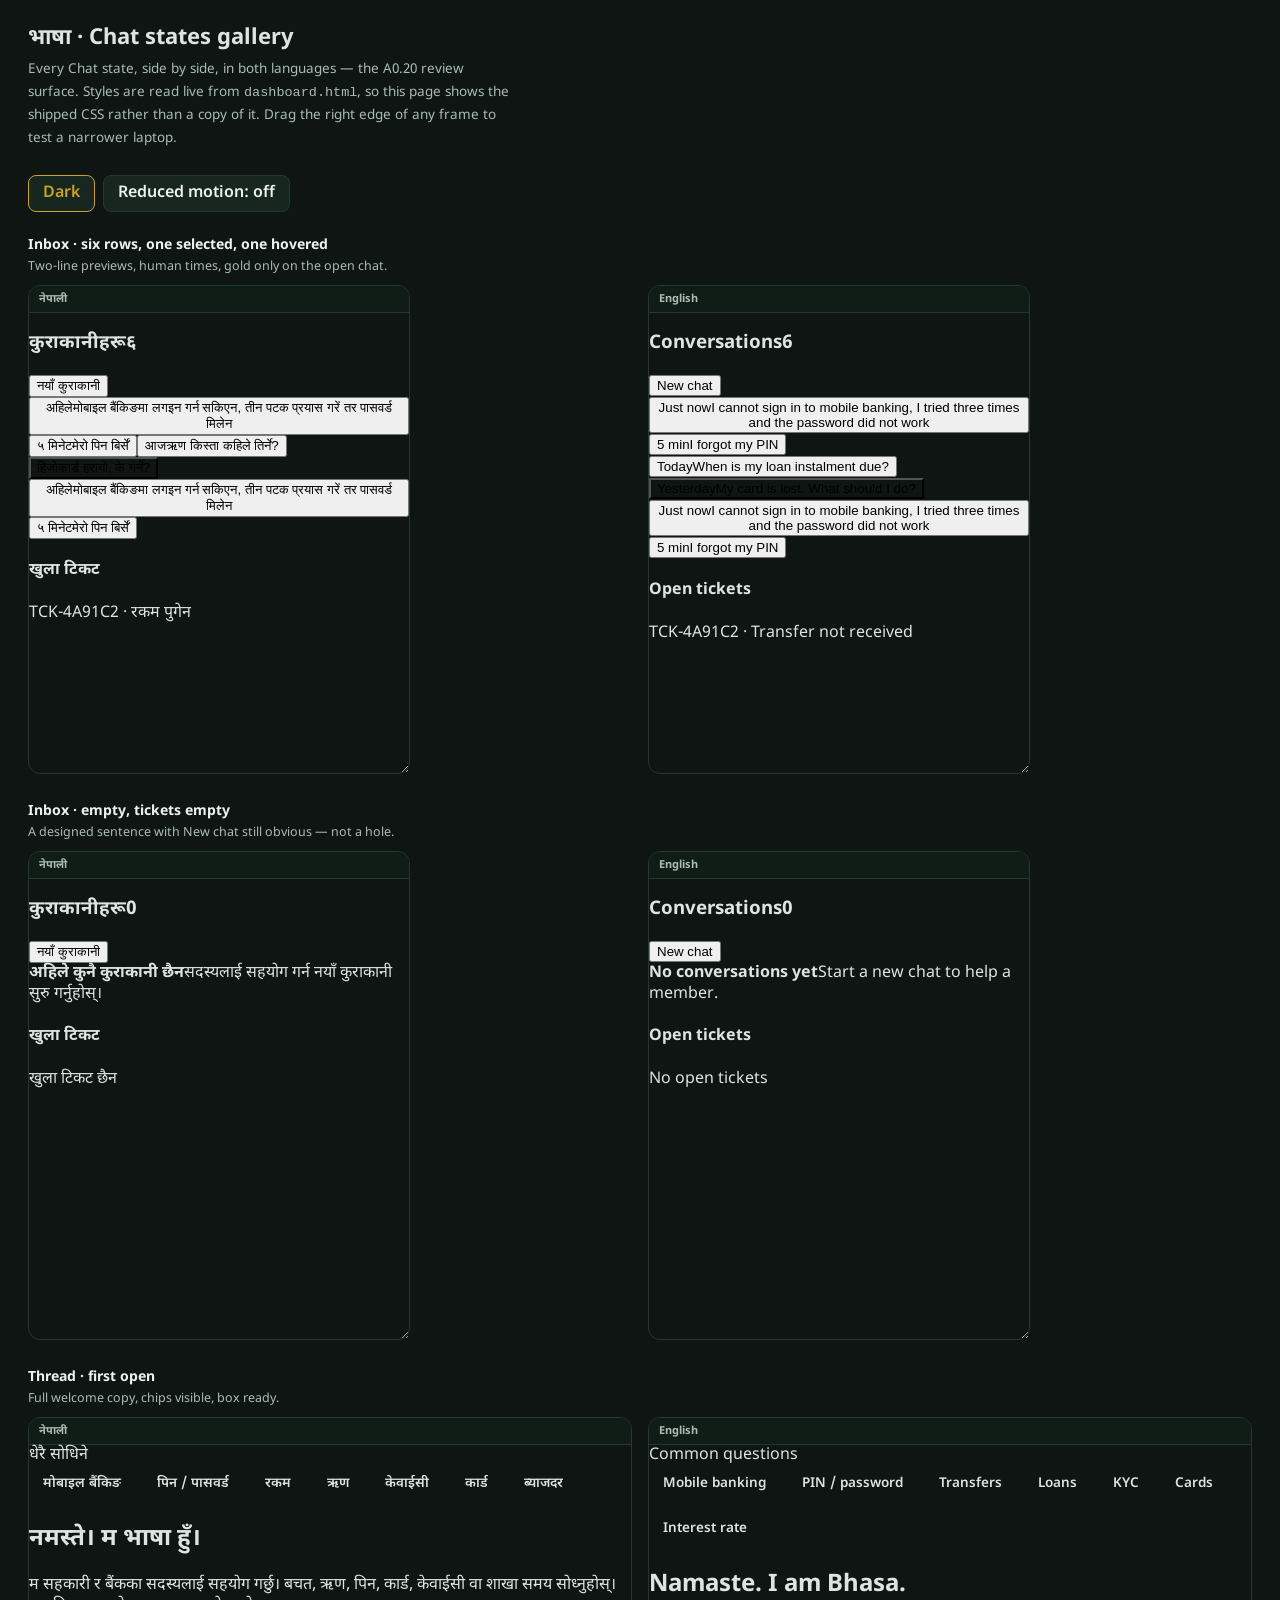
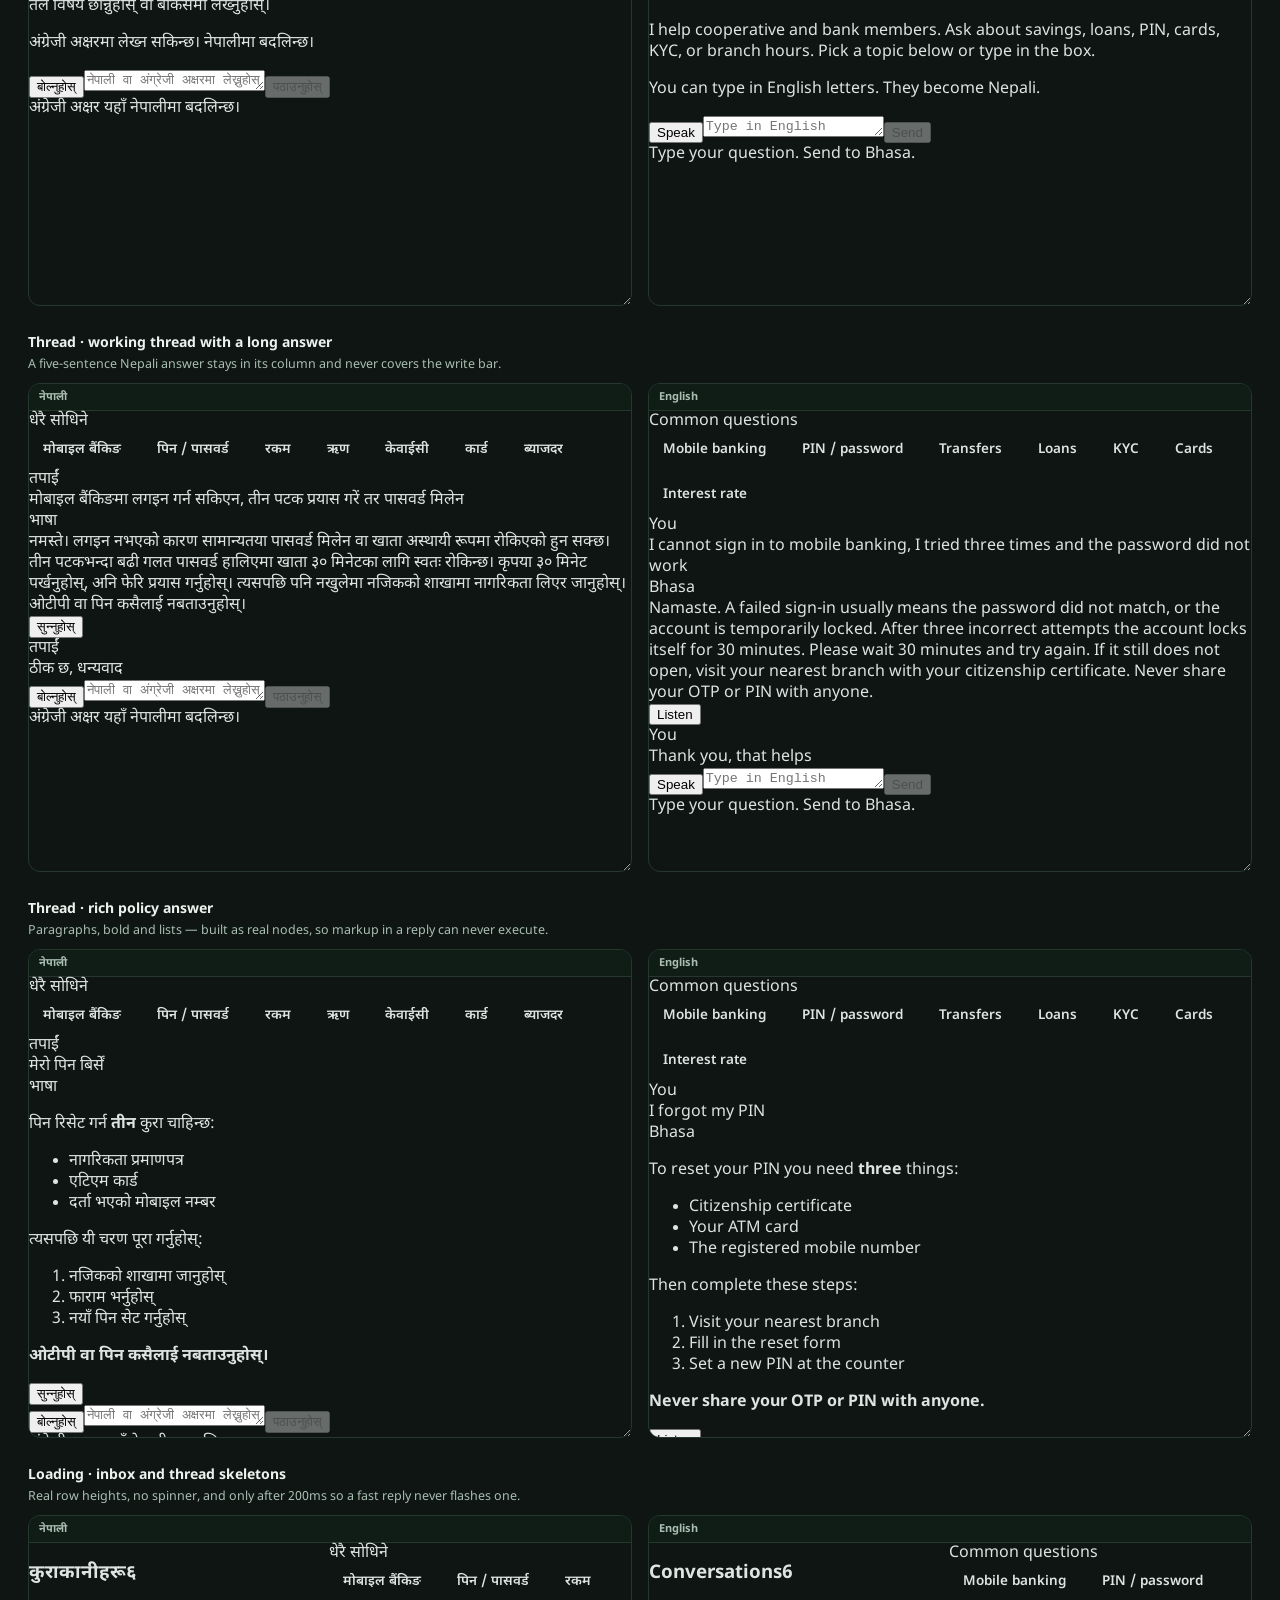
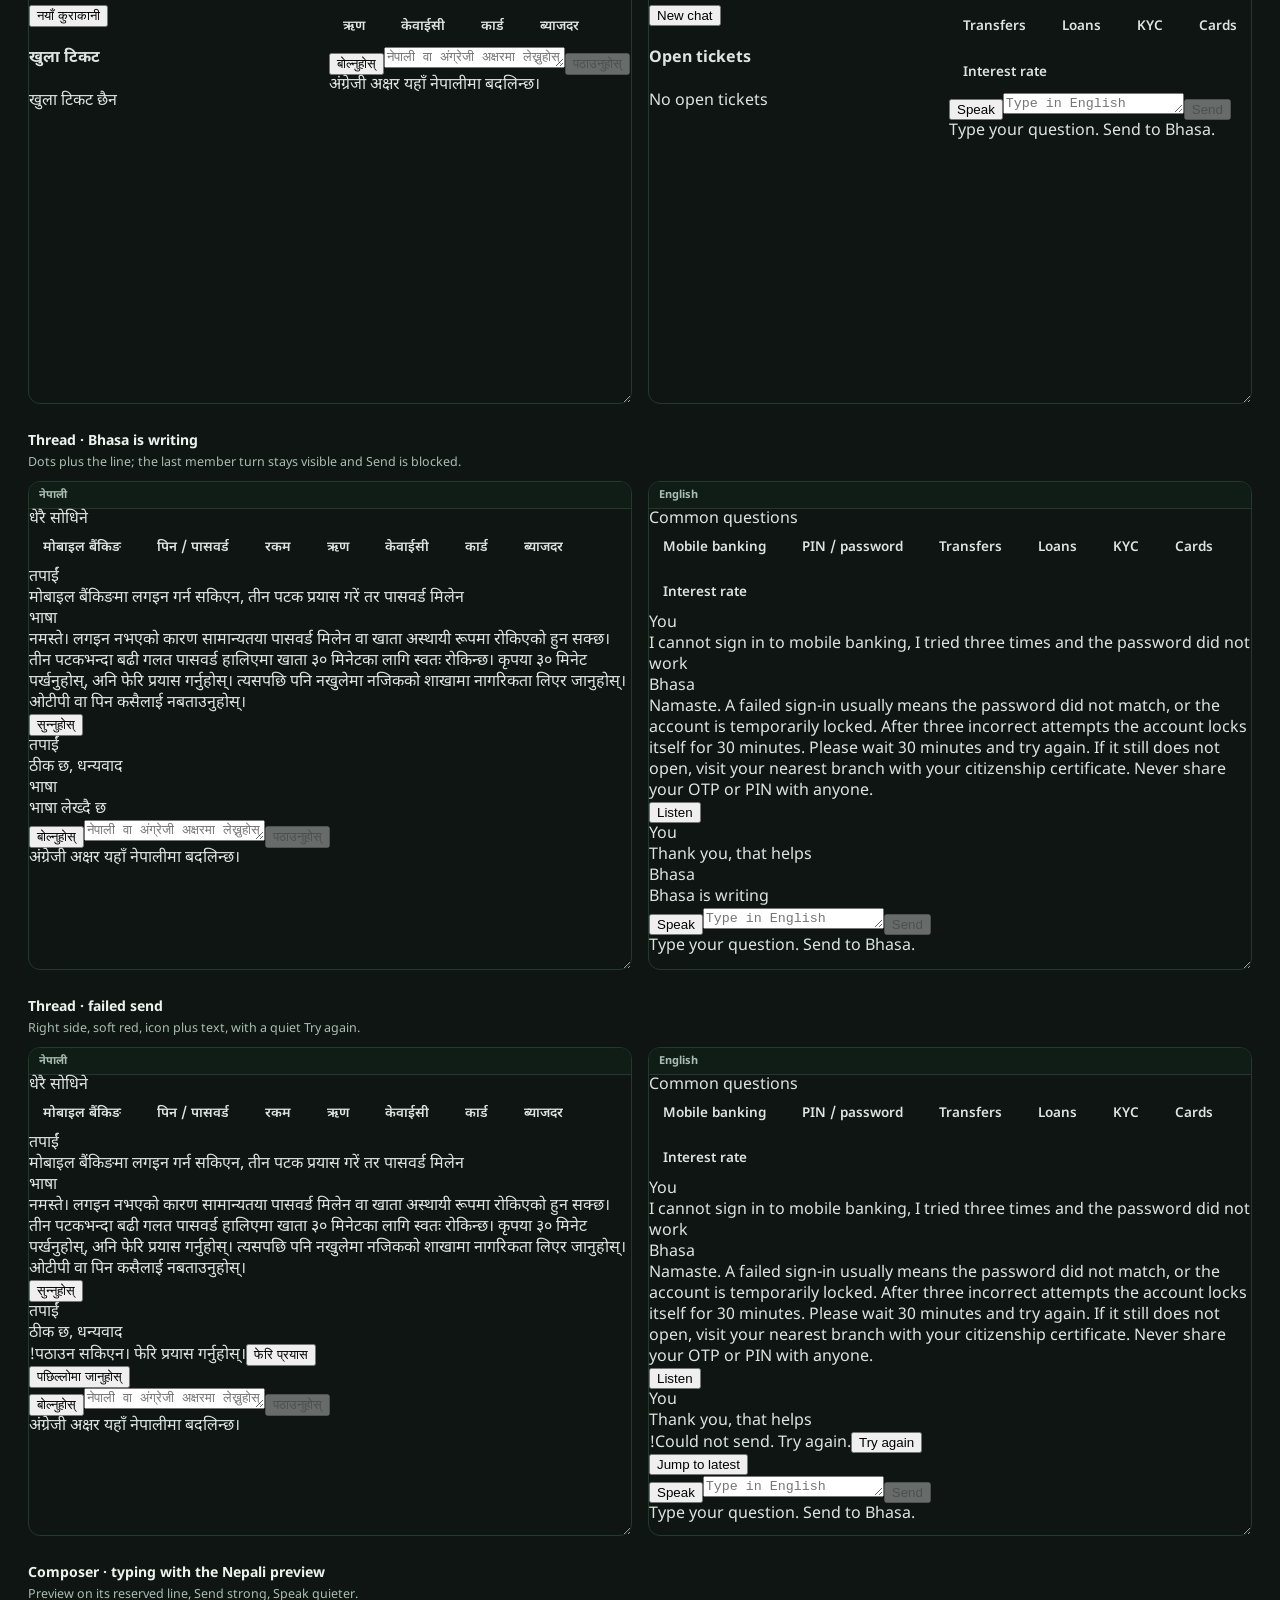
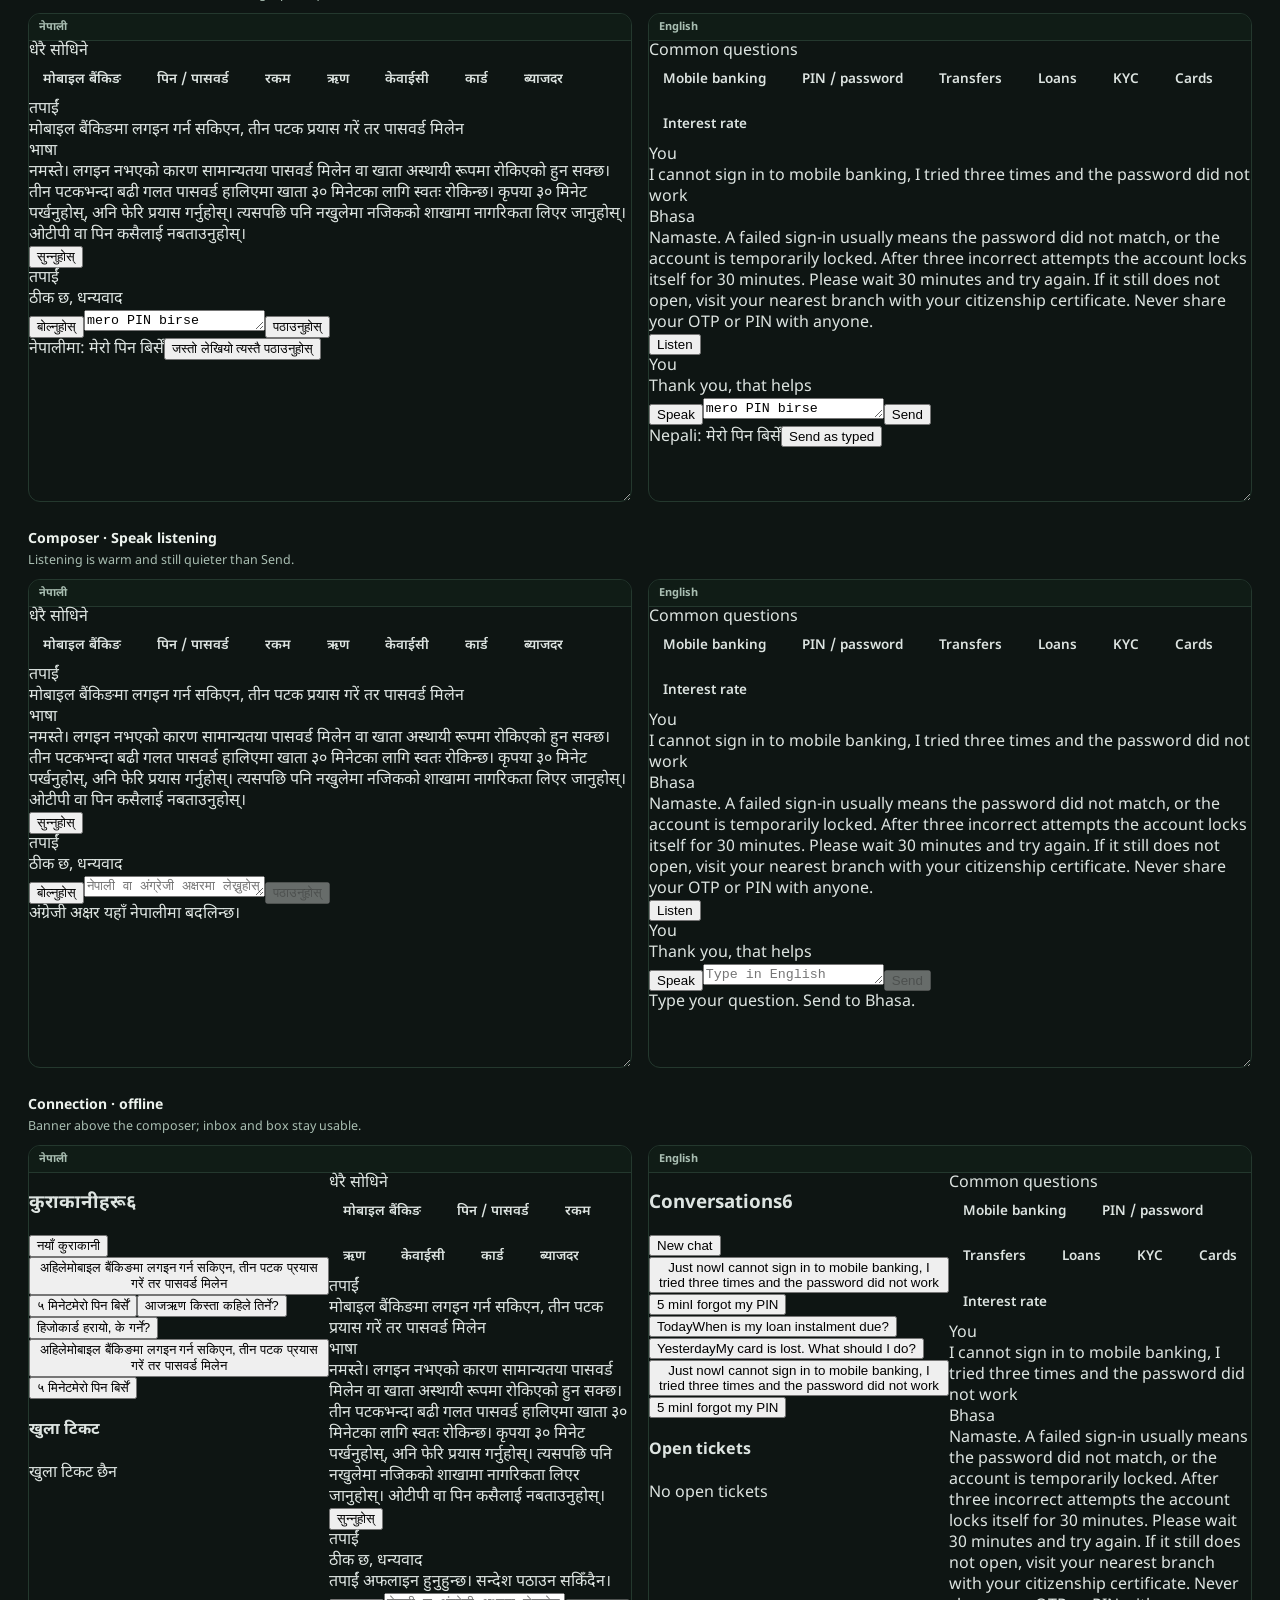
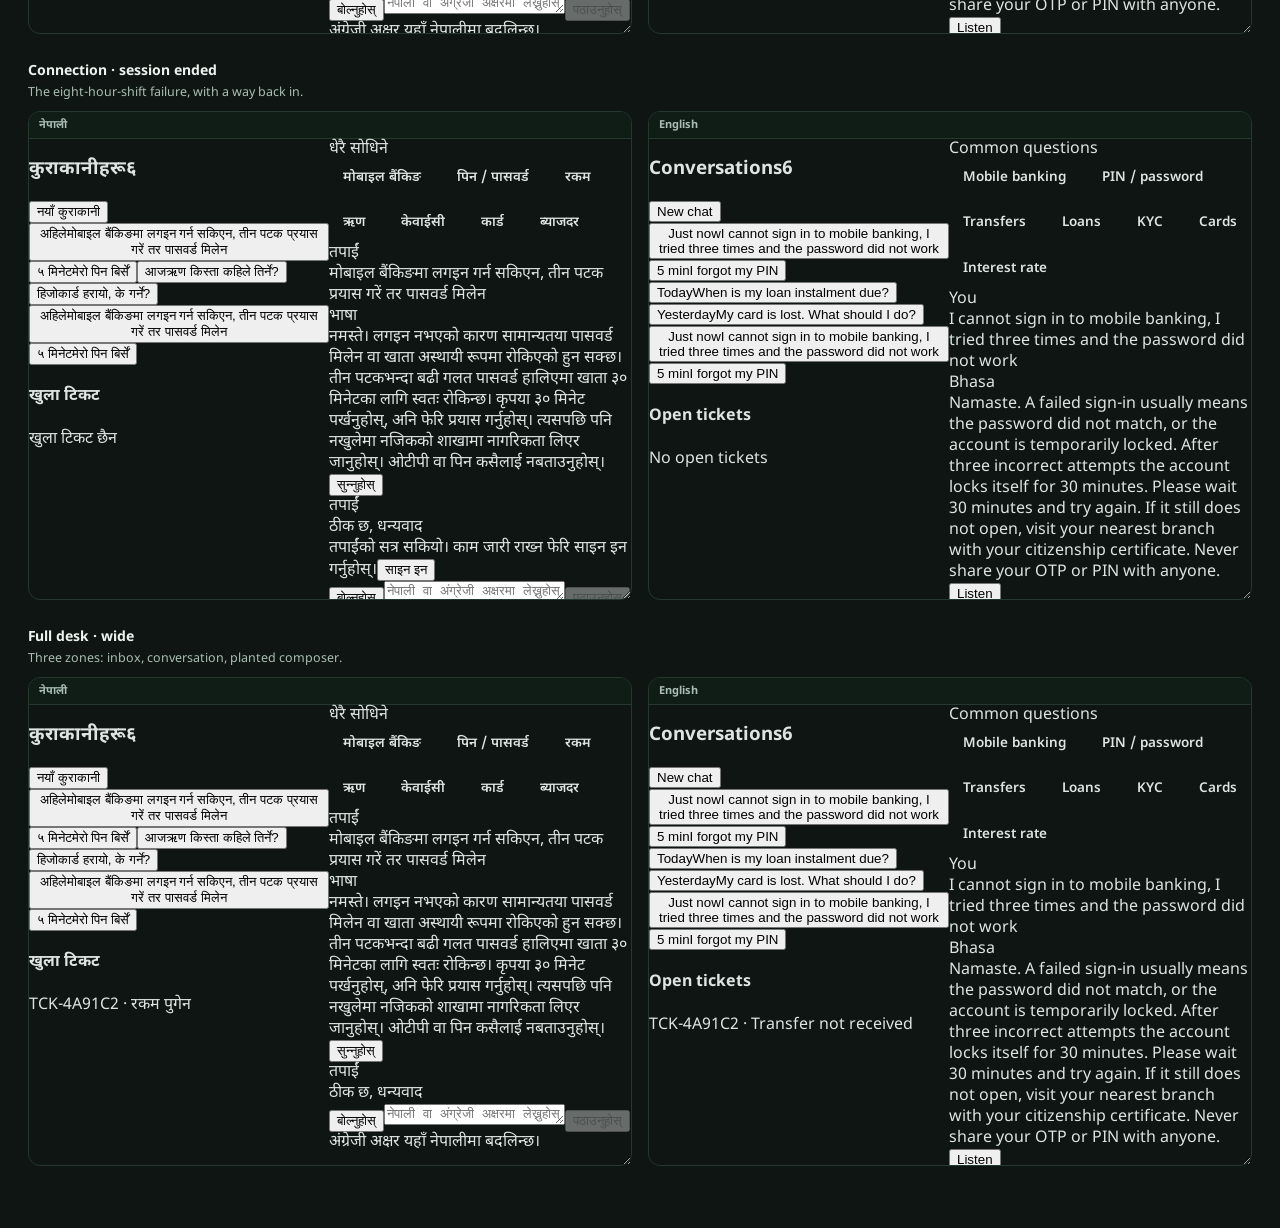
<file: frontend/chat-states.html>
<!DOCTYPE html>
<html lang="en">
<head>
  <meta charset="utf-8" />
  <meta name="viewport" content="width=device-width, initial-scale=1" />
  <title>भाषा · Chat states gallery</title>
  <link rel="icon" href="/static/assets/cloudfrm-logo.png" type="image/png" />
  <link rel="preconnect" href="https://fonts.googleapis.com" />
  <link rel="preconnect" href="https://fonts.gstatic.com" crossorigin />
  <link href="https://fonts.googleapis.com/css2?family=Noto+Sans+Devanagari:wght@400;500;600;700&display=swap" rel="stylesheet" />
  <style>
    /* Gallery chrome only. Every Chat style below the panel headings is
       pulled from dashboard.html at runtime, so this page can never
       drift from what actually ships. */
    body {
      margin: 0;
      font-family: "Noto Sans Devanagari", "Segoe UI", Roboto, system-ui, sans-serif;
      background: #0e1513;
      color: #dde4e1;
    }
    .gal-head { padding: 24px 28px 8px; }
    .gal-head h1 { margin: 0 0 6px; font-size: 22px; }
    .gal-head p { margin: 0; color: #a9beb2; font-size: 13.5px; line-height: 1.7; max-width: 70ch; }
    .gal-controls { display: flex; gap: 8px; flex-wrap: wrap; padding: 16px 28px; }
    .gal-controls button {
      border: 1px solid #24382e; background: #17271f; color: #ecf2ed;
      border-radius: 8px; padding: 7px 14px; font: inherit; font-weight: 600; cursor: pointer;
    }
    .gal-controls button.on { border-color: #c9a227; color: #c9a227; }
    .gal-grid { display: flex; flex-direction: column; gap: 28px; padding: 8px 28px 60px; }
    .gal-case > h2 { margin: 0 0 4px; font-size: 14px; font-weight: 700; color: #ecf2ed; }
    .gal-case > p { margin: 0 0 10px; font-size: 12.5px; color: #a9beb2; }
    .gal-pair { display: grid; grid-template-columns: repeat(2, minmax(0, 1fr)); gap: 16px; }
    .gal-frame {
      border: 1px solid #24382e; border-radius: 12px; overflow: hidden;
      resize: horizontal; min-width: 320px;
    }
    .gal-frame > .gal-label {
      font-size: 11px; font-weight: 700; padding: 6px 10px;
      background: #101c16; color: #a9beb2; border-bottom: 1px solid #24382e;
    }
    .gal-stage { height: 460px; display: grid; }
    .gal-stage.inbox-only { grid-template-columns: minmax(0, 1fr); }
    .gal-frame.narrow { max-width: 380px; }
    .gal-stage.room-only { grid-template-columns: minmax(0, 1fr); }
    .gal-stage.full { grid-template-columns: 300px minmax(0, 1fr); }
    @media (max-width: 1100px) { .gal-pair { grid-template-columns: minmax(0, 1fr); } }
  </style>
</head>
<body>
  <div class="gal-head">
    <h1>भाषा · Chat states gallery</h1>
    <p>
      Every Chat state, side by side, in both languages — the A0.20 review surface.
      Styles are read live from <code>dashboard.html</code>, so this page shows the shipped CSS rather than a copy of it.
      Drag the right edge of any frame to test a narrower laptop.
    </p>
  </div>
  <div class="gal-controls">
    <button type="button" id="theme-btn" class="on">Dark</button>
    <button type="button" id="motion-btn">Reduced motion: off</button>
  </div>
  <div class="gal-grid" id="grid">Loading styles from dashboard.html…</div>

  <script>
    const NE = {
      conversations: "कुराकानीहरू", newChat: "नयाँ कुराकानी", openTickets: "खुला टिकट",
      noTickets: "खुला टिकट छैन", emptyTitle: "अहिले कुनै कुराकानी छैन",
      emptyHelp: "सदस्यलाई सहयोग गर्न नयाँ कुराकानी सुरु गर्नुहोस्।",
      common: "धेरै सोधिने", you: "तपाईं", bhasa: "भाषा", listen: "सुन्नुहोस्",
      send: "पठाउनुहोस्", speak: "बोल्नुहोस्",
      placeholder: "नेपाली वा अंग्रेजी अक्षरमा लेख्नुहोस्",
      helper: "अंग्रेजी अक्षर यहाँ नेपालीमा बदलिन्छ।",
      previewLabel: "नेपालीमा: ", writing: "भाषा लेख्दै छ",
      failed: "पठाउन सकिएन। फेरि प्रयास गर्नुहोस्।", retry: "फेरि प्रयास",
      offline: "तपाईं अफलाइन हुनुहुन्छ। सन्देश पठाउन सकिँदैन।",
      sessionEnded: "तपाईंको सत्र सकियो। काम जारी राख्न फेरि साइन इन गर्नुहोस्।",
      signIn: "साइन इन", jump: "पछिल्लोमा जानुहोस्",
      welcomeTitle: "नमस्ते। म भाषा हुँ।",
      welcomeBody: "म सहकारी र बैंकका सदस्यलाई सहयोग गर्छु। बचत, ऋण, पिन, कार्ड, केवाईसी वा शाखा समय सोध्नुहोस्। तल विषय छान्नुहोस् वा बाकसमा लेख्नुहोस्।",
      welcomeHint: "अंग्रेजी अक्षरमा लेख्न सकिन्छ। नेपालीमा बदलिन्छ।",
      chips: ["मोबाइल बैंकिङ", "पिन / पासवर्ड", "रकम", "ऋण", "केवाईसी", "कार्ड", "ब्याजदर"],
      times: ["अहिले", "५ मिनेट", "आज", "हिजो"],
      previews: [
        "मोबाइल बैंकिङमा लगइन गर्न सकिएन, तीन पटक प्रयास गरें तर पासवर्ड मिलेन",
        "मेरो पिन बिर्सें",
        "ऋण किस्ता कहिले तिर्ने?",
        "कार्ड हरायो, के गर्ने?"
      ],
      long: "नमस्ते। लगइन नभएको कारण सामान्यतया पासवर्ड मिलेन वा खाता अस्थायी रूपमा रोकिएको हुन सक्छ। तीन पटकभन्दा बढी गलत पासवर्ड हालिएमा खाता ३० मिनेटका लागि स्वतः रोकिन्छ। कृपया ३० मिनेट पर्खनुहोस्, अनि फेरि प्रयास गर्नुहोस्। त्यसपछि पनि नखुलेमा नजिकको शाखामा नागरिकता लिएर जानुहोस्। ओटीपी वा पिन कसैलाई नबताउनुहोस्।",
      short: "ठीक छ, धन्यवाद",
      ticket: "TCK-4A91C2 · रकम पुगेन",
      rich: "पिन रिसेट गर्न **तीन** कुरा चाहिन्छ:\n\n- नागरिकता प्रमाणपत्र\n- एटिएम कार्ड\n- दर्ता भएको मोबाइल नम्बर\n\nत्यसपछि यी चरण पूरा गर्नुहोस्:\n\n1. नजिकको शाखामा जानुहोस्\n2. फाराम भर्नुहोस्\n3. नयाँ पिन सेट गर्नुहोस्\n\n**ओटीपी वा पिन कसैलाई नबताउनुहोस्।**"
    };
    const EN = {
      conversations: "Conversations", newChat: "New chat", openTickets: "Open tickets",
      noTickets: "No open tickets", emptyTitle: "No conversations yet",
      emptyHelp: "Start a new chat to help a member.",
      common: "Common questions", you: "You", bhasa: "Bhasa", listen: "Listen",
      send: "Send", speak: "Speak",
      placeholder: "Type in English letters. They become Nepali.",
      helper: "Type your question. Send to Bhasa.",
      previewLabel: "Nepali: ", writing: "Bhasa is writing",
      failed: "Could not send. Try again.", retry: "Try again",
      offline: "You are offline. Messages will not send.",
      sessionEnded: "Your session ended. Sign in again to keep working.",
      signIn: "Sign in", jump: "Jump to latest",
      welcomeTitle: "Namaste. I am Bhasa.",
      welcomeBody: "I help cooperative and bank members. Ask about savings, loans, PIN, cards, KYC, or branch hours. Pick a topic below or type in the box.",
      welcomeHint: "You can type in English letters. They become Nepali.",
      chips: ["Mobile banking", "PIN / password", "Transfers", "Loans", "KYC", "Cards", "Interest rate"],
      times: ["Just now", "5 min", "Today", "Yesterday"],
      previews: [
        "I cannot sign in to mobile banking, I tried three times and the password did not work",
        "I forgot my PIN",
        "When is my loan instalment due?",
        "My card is lost. What should I do?"
      ],
      long: "Namaste. A failed sign-in usually means the password did not match, or the account is temporarily locked. After three incorrect attempts the account locks itself for 30 minutes. Please wait 30 minutes and try again. If it still does not open, visit your nearest branch with your citizenship certificate. Never share your OTP or PIN with anyone.",
      short: "Thank you, that helps",
      ticket: "TCK-4A91C2 · Transfer not received",
      rich: "To reset your PIN you need **three** things:\n\n- Citizenship certificate\n- Your ATM card\n- The registered mobile number\n\nThen complete these steps:\n\n1. Visit your nearest branch\n2. Fill in the reset form\n3. Set a new PIN at the counter\n\n**Never share your OTP or PIN with anyone.**"
    };

    const el = (tag, cls, text) => {
      const n = document.createElement(tag);
      if (cls) n.className = cls;
      if (text != null) n.textContent = text;
      return n;
    };

    function inbox(S, lang, opts) {
      const o = opts || {};
      const pane = el("aside", "chat-inbox");
      const head = el("div", "chat-inbox__head");
      const h3 = el("h3");
      h3.append(el("span", null, S.conversations), el("span", "chat-inbox__count", o.empty ? "0" : (lang === "ne" ? "६" : "6")));
      head.appendChild(h3);
      pane.appendChild(head);
      pane.appendChild(el("button", "chat-inbox__new", S.newChat));
      if (o.skeleton) {
        pane.appendChild(skeletonInbox());
        const foot0 = el("div", "chat-inbox__foot tickets");
        foot0.appendChild(el("h4", null, S.openTickets));
        foot0.appendChild(el("div", "empty", S.noTickets));
        pane.appendChild(foot0);
        return pane;
      }
      const list = el("div", "chat-inbox__list");
      if (o.empty) {
        const empty = el("div", "chat-inbox__empty");
        empty.append(el("strong", null, S.emptyTitle), el("span", null, S.emptyHelp));
        list.appendChild(empty);
      } else {
        for (let i = 0; i < 6; i++) {
          const row = el("button", "convo" + (i === o.selected ? " on" : "") + (i === o.hover ? " gal-hover" : ""));
          row.append(
            el("span", "convo__time", S.times[i % S.times.length]),
            el("span", "convo__preview", S.previews[i % S.previews.length])
          );
          list.appendChild(row);
        }
      }
      pane.appendChild(list);
      const foot = el("div", "chat-inbox__foot tickets");
      foot.appendChild(el("h4", null, S.openTickets));
      foot.appendChild(o.ticketsEmpty === false
        ? el("div", "ticket", S.ticket)
        : el("div", "empty", S.noTickets));
      pane.appendChild(foot);
      return pane;
    }

    function turn(S, who, text, kind) {
      const t = el("div", "turn " + (who === "member" ? "member" : "agent") + (kind === "failed" ? " err" : ""));
      t.appendChild(el("div", "who", who === "member" ? S.you : S.bhasa));
      t.appendChild(el("div", "bubble", text));
      if (kind === "failed") {
        const note = el("div", "fail-note");
        const icon = el("span", "fail-note__icon", "!");
        note.append(icon, el("span", null, S.failed), el("button", "fail-note__retry", S.retry));
        t.appendChild(note);
      }
      if (who === "bhasa" && kind === "listen") t.appendChild(el("button", "play", S.listen));
      return t;
    }

    /* Mirrors the shipped renderer closely enough to review the look;
       dashboard.html owns the real one. */
    function rich(text) {
      const b = el("div", "bubble bubble--rich");
      text.split(/\n{2,}/).forEach((block) => {
        const lines = block.split("\n").filter((l) => l.trim());
        if (!lines.length) return;
        if (lines.every((l) => /^\s*[-*]\s+/.test(l))) {
          const ul = el("ul");
          lines.forEach((l) => ul.appendChild(el("li", null, l.replace(/^\s*[-*]\s+/, ""))));
          b.appendChild(ul);
          return;
        }
        if (lines.every((l) => /^\s*\d+[.)]\s+/.test(l))) {
          const ol = el("ol");
          lines.forEach((l) => ol.appendChild(el("li", null, l.replace(/^\s*\d+[.)]\s+/, ""))));
          b.appendChild(ol);
          return;
        }
        const p = el("p");
        lines.forEach((line, i) => {
          if (i) p.appendChild(el("br"));
          const parts = line.split(/(\*\*[^*]+\*\*)/);
          parts.forEach((part) => {
            if (/^\*\*[^*]+\*\*$/.test(part)) p.appendChild(el("strong", null, part.slice(2, -2)));
            else if (part) p.appendChild(document.createTextNode(part));
          });
        });
        b.appendChild(p);
      });
      return b;
    }

    function skeletonInbox() {
      const list = el("div", "chat-inbox__list");
      for (let i = 0; i < 5; i++) {
        const row = el("div", "skel-row");
        for (let n = 0; n < 3; n++) row.appendChild(el("div", "skel-bar"));
        list.appendChild(row);
      }
      return list;
    }

    function room(S, lang, opts) {
      const o = opts || {};
      const sec = el("section", "room");
      const topics = el("div", "room__topics");
      topics.appendChild(el("span", "room__topics-label", S.common));
      const chips = el("div");
      chips.id = "";
      chips.setAttribute("data-chips", "");
      S.chips.forEach((label) => chips.appendChild(el("button", null, label)));
      topics.appendChild(chips);
      sec.appendChild(topics);

      const log = el("div", "gal-log");
      log.id = "";
      if (o.welcome) {
        const w = el("div", "welcome");
        w.append(el("h2", null, S.welcomeTitle), el("p", null, S.welcomeBody));
        const hint = el("p", "welcome__hint", S.welcomeHint);
        w.appendChild(hint);
        log.appendChild(w);
      } else if (o.skeleton) {
        ["agent", "member", "agent"].forEach((side) => {
          const t = el("div", "skel-turn " + side);
          t.appendChild(el("div", "skel-bubble"));
          log.appendChild(t);
        });
      } else if (o.richAnswer) {
        log.appendChild(turn(S, "member", S.previews[1]));
        const t = el("div", "turn agent");
        t.appendChild(el("div", "who", S.bhasa));
        t.appendChild(rich(S.rich));
        t.appendChild(el("button", "play", S.listen));
        log.appendChild(t);
      } else {
        log.appendChild(turn(S, "member", S.previews[0]));
        log.appendChild(turn(S, "bhasa", S.long, "listen"));
        log.appendChild(turn(S, "member", S.short, o.failed ? "failed" : null));
        if (o.writing) {
          const w = el("div", "turn agent writing");
          w.appendChild(el("div", "who", S.bhasa));
          const row = el("div", "bubble loading");
          const dots = el("span", "dots");
          dots.innerHTML = "<span></span><span></span><span></span>";
          row.append(dots, el("span", "writing__label", S.writing));
          w.appendChild(row);
          log.appendChild(w);
        }
      }
      sec.appendChild(log);
      if (o.jump) {
        const j = el("button", "jump-latest", S.jump);
        j.hidden = false;
        sec.appendChild(j);
      }
      if (o.banner) {
        const b = el("div", "conn-banner");
        b.hidden = false;
        b.appendChild(el("span", null, o.banner === "offline" ? S.offline : S.sessionEnded));
        if (o.banner === "session") b.appendChild(el("button", null, S.signIn));
        sec.appendChild(b);
      }

      const bar = el("div", "desk-bar");
      const form = el("form");
      const mic = el("button", null, S.speak);
      mic.id = "mic";
      if (o.listening) mic.className = "hot";
      const box = el("textarea");
      box.id = "box";
      box.rows = 1;
      if (o.typed) box.value = o.typed;
      else box.placeholder = S.placeholder;
      if (o.focused) box.className = "gal-focus";
      const send = el("button", null, S.send);
      send.id = "send";
      send.disabled = !!o.sendDisabled;
      form.append(mic, box, send);
      bar.appendChild(form);
      const helper = el("div", "unicoder" + (o.preview ? "" : " idle"));
      if (o.preview) {
        helper.append(el("span", null, S.previewLabel), el("span", null, o.preview));
        helper.appendChild(el("button", "as-typed", lang === "ne" ? "जस्तो लेखियो त्यस्तै पठाउनुहोस्" : "Send as typed"));
      } else {
        helper.textContent = S.helper;
      }
      bar.appendChild(helper);
      sec.appendChild(bar);
      return sec;
    }

    function frame(lang, kind, opts) {
      const S = lang === "ne" ? NE : EN;
      const wrap = el("div", "gal-frame" + (kind === "inbox" ? " narrow" : ""));
      wrap.appendChild(el("div", "gal-label", lang === "ne" ? "नेपाली" : "English"));
      const stage = el("div", "stage chat-room gal-stage " + (kind === "inbox" ? "inbox-only" : kind === "room" ? "room-only" : "full"));
      stage.lang = lang;
      if (kind !== "room") stage.appendChild(inbox(S, lang, opts));
      if (kind !== "inbox") stage.appendChild(room(S, lang, opts));
      wrap.appendChild(stage);
      return wrap;
    }

    const CASES = [
      ["Inbox · six rows, one selected, one hovered", "Two-line previews, human times, gold only on the open chat.", "inbox", { selected: 1, hover: 3, ticketsEmpty: false }],
      ["Inbox · empty, tickets empty", "A designed sentence with New chat still obvious — not a hole.", "inbox", { empty: true }],
      ["Thread · first open", "Full welcome copy, chips visible, box ready.", "room", { welcome: true, sendDisabled: true }],
      ["Thread · working thread with a long answer", "A five-sentence Nepali answer stays in its column and never covers the write bar.", "room", { sendDisabled: true }],
      ["Thread · rich policy answer", "Paragraphs, bold and lists — built as real nodes, so markup in a reply can never execute.", "room", { richAnswer: true, sendDisabled: true }],
      ["Loading · inbox and thread skeletons", "Real row heights, no spinner, and only after 200ms so a fast reply never flashes one.", "full", { skeleton: true, sendDisabled: true }],
      ["Thread · Bhasa is writing", "Dots plus the line; the last member turn stays visible and Send is blocked.", "room", { writing: true, sendDisabled: true }],
      ["Thread · failed send", "Right side, soft red, icon plus text, with a quiet Try again.", "room", { failed: true, sendDisabled: true, jump: true }],
      ["Composer · typing with the Nepali preview", "Preview on its reserved line, Send strong, Speak quieter.", "room", { typed: "mero PIN birse", preview: "मेरो पिन बिर्सें" }],
      ["Composer · Speak listening", "Listening is warm and still quieter than Send.", "room", { listening: true, sendDisabled: true }],
      ["Connection · offline", "Banner above the composer; inbox and box stay usable.", "full", { banner: "offline", sendDisabled: true, selected: 1 }],
      ["Connection · session ended", "The eight-hour-shift failure, with a way back in.", "full", { banner: "session", sendDisabled: true, selected: 1 }],
      ["Full desk · wide", "Three zones: inbox, conversation, planted composer.", "full", { selected: 0, ticketsEmpty: false, sendDisabled: true }]
    ];

    function build() {
      const grid = document.getElementById("grid");
      grid.innerHTML = "";
      CASES.forEach(([title, note, kind, opts]) => {
        const box = el("div", "gal-case");
        box.append(el("h2", null, title), el("p", null, note));
        const pair = el("div", "gal-pair");
        pair.append(frame("ne", kind, opts), frame("en", kind, opts));
        box.appendChild(pair);
        grid.appendChild(box);
      });
    }

    /* Pull the shipped stylesheet out of dashboard.html so this gallery
       always reflects the real Chat CSS. */
    fetch("/")
      .then((r) => r.text())
      .then((html) => {
        const css = html.slice(html.indexOf("<style>") + 7, html.indexOf("</style>"));
        const style = document.createElement("style");
        style.textContent = css
          /* the gallery renders many rooms at once, so scope the two
             rules that assume a single full-height page */
          .replace(/html,\s*body\s*\{[^}]*\}/, "")
          .replace(/\bbody\s*\{[^}]*\}/, "")
          + "\n.gal-log{min-height:0;overflow-y:auto;padding:24px 28px 20px;display:flex;flex-direction:column;gap:16px;}"
          + "\n.gal-stage .room .turn,.gal-stage .room .welcome{max-width:760px;margin-inline:auto;width:100%;}"
          + "\n.gal-hover{background:var(--bhasa-hover)!important;}"
          + "\n.gal-focus{outline:2px solid var(--bhasa-gold-edge);outline-offset:1px;border-color:var(--bhasa-gold)!important;}"
          + "\n[data-chips]{display:flex;flex-wrap:wrap;gap:8px;}"
          + "\n[data-chips] button{flex-shrink:0;border:1px solid var(--bhasa-line);background:var(--bhasa-raised);color:var(--bhasa-text);border-radius:var(--r-md);padding:8px 14px;font:inherit;font-size:13.5px;font-weight:600;line-height:1.6;cursor:pointer;white-space:nowrap;}"
          + "\n[data-chips] button:hover{background:var(--bhasa-hover);border-color:var(--bhasa-gold-edge);}";
        document.head.appendChild(style);
        build();
      })
      .catch(() => {
        document.getElementById("grid").textContent =
          "Could not load dashboard.html — start the service and open this page from the same origin.";
      });

    document.documentElement.classList.add("dark");
    document.getElementById("theme-btn").addEventListener("click", (e) => {
      const dark = !document.documentElement.classList.contains("dark");
      document.documentElement.classList.toggle("dark", dark);
      e.target.textContent = dark ? "Dark" : "Light";
      e.target.classList.toggle("on", dark);
      document.body.style.background = dark ? "#0e1513" : "#f4fbf8";
      document.body.style.color = dark ? "#dde4e1" : "#161d1b";
    });
    document.getElementById("motion-btn").addEventListener("click", (e) => {
      const on = e.target.classList.toggle("on");
      e.target.textContent = "Reduced motion: " + (on ? "on" : "off");
      document.querySelectorAll(".gal-stage *").forEach((n) => {
        n.style.animation = on ? "none" : "";
        n.style.transition = on ? "none" : "";
      });
    });
  </script>
</body>
</html>
</file>
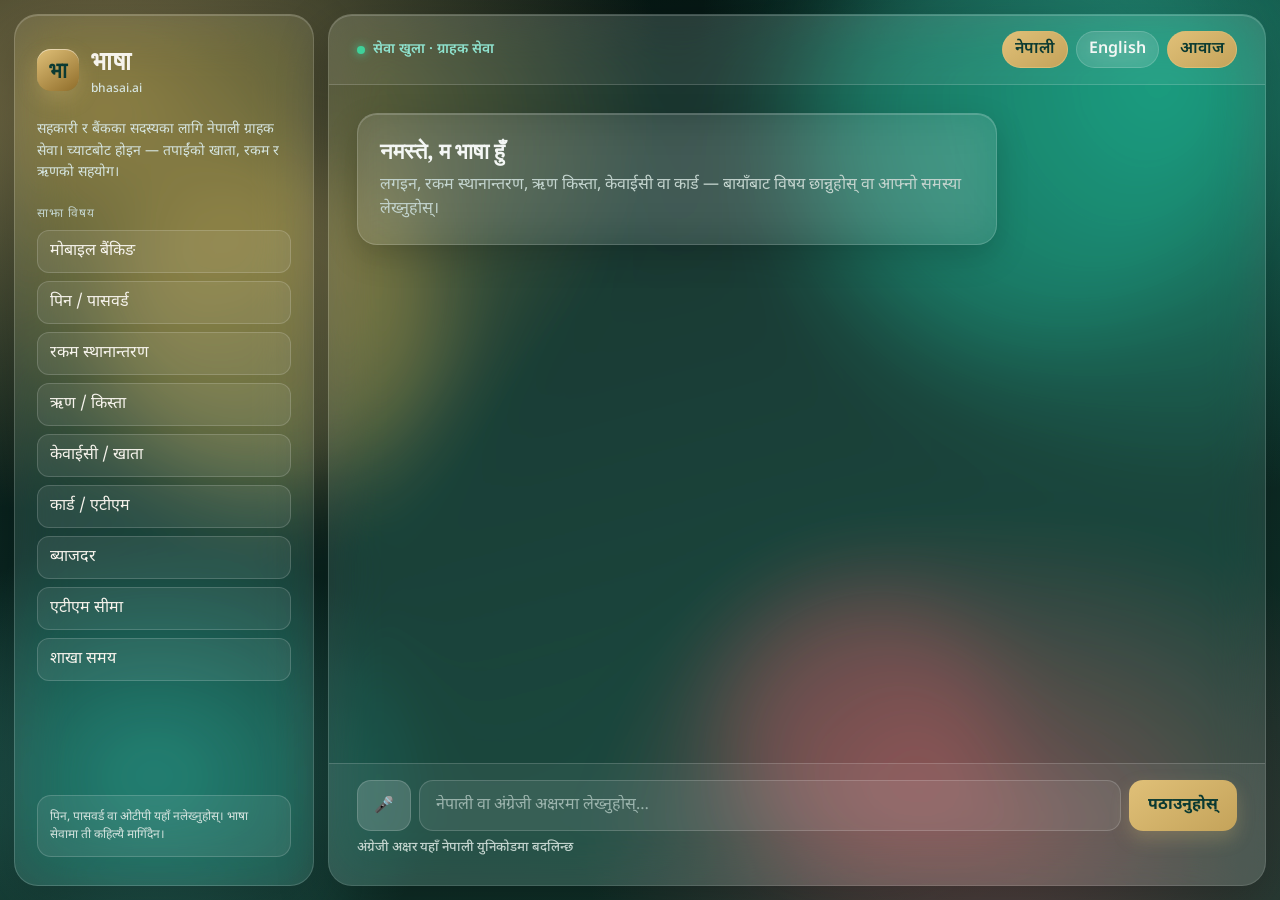
<file: frontend/chat.html>
<!DOCTYPE html>
<html lang="ne">
<head>
  <meta charset="utf-8" />
  <meta name="viewport" content="width=device-width, initial-scale=1" />
  <title>भाषा · Bhasa ग्राहक सेवा</title>
  <link rel="preconnect" href="https://fonts.googleapis.com" />
  <link rel="preconnect" href="https://fonts.gstatic.com" crossorigin />
  <link href="https://fonts.googleapis.com/css2?family=Noto+Sans+Devanagari:wght@400;500;600;700&family=Source+Serif+4:opsz,wght@8..60,600;8..60,700&display=swap" rel="stylesheet" />
  <style>
    :root {
      --ink: #f4f7f5;
      --muted: #c3d4ce;
      --line: rgba(255, 255, 255, 0.16);
      --glass: rgba(255, 255, 255, 0.1);
      --glass-hi: rgba(255, 255, 255, 0.16);
      --glass-mid: rgba(255, 255, 255, 0.08);
      --gold: #e0c078;
      --gold-deep: #8f6d2a;
      --leaf: #8fe3cf;
      --crimson: #ff6b7a;
      --blur: 28px;
    }
    * { box-sizing: border-box; }
    html, body { height: 100%; }
    body {
      margin: 0;
      color: var(--ink);
      font-family: "Noto Sans Devanagari", "Segoe UI", sans-serif;
      background: #061310;
      overflow: hidden;
      color-scheme: dark;
    }
    .atmosphere {
      position: fixed;
      inset: 0;
      z-index: 0;
      pointer-events: none;
      background:
        radial-gradient(980px 700px at 8% 12%, rgba(224, 192, 120, 0.55), transparent 58%),
        radial-gradient(860px 760px at 92% 8%, rgba(46, 200, 168, 0.55), transparent 56%),
        radial-gradient(720px 560px at 78% 92%, rgba(255, 107, 122, 0.32), transparent 58%),
        radial-gradient(560px 460px at 12% 86%, rgba(90, 210, 196, 0.4), transparent 52%),
        linear-gradient(165deg, #04110e 0%, #0a2621 48%, #12352c 100%);
    }
    .atmosphere .orb {
      position: absolute;
      border-radius: 50%;
      filter: blur(40px);
      opacity: 0.7;
      animation: drift 22s ease-in-out infinite;
    }
    .orb-a { width: 340px; height: 340px; left: 8%; top: 18%; background: rgba(224, 192, 120, 0.45); }
    .orb-b { width: 420px; height: 420px; right: 4%; top: -8%; background: rgba(47, 170, 148, 0.4); animation-delay: -7s; }
    .orb-c { width: 280px; height: 280px; right: 22%; bottom: 4%; background: rgba(255, 107, 122, 0.28); animation-delay: -13s; }
    @keyframes drift {
      0%, 100% { transform: translate(0, 0) scale(1); }
      50% { transform: translate(28px, -22px) scale(1.08); }
    }
    .glass {
      background: var(--glass);
      backdrop-filter: blur(var(--blur)) saturate(165%);
      -webkit-backdrop-filter: blur(var(--blur)) saturate(165%);
      border: 1px solid var(--line);
      box-shadow: 0 18px 50px rgba(0, 0, 0, 0.28), inset 0 1px 0 rgba(255, 255, 255, 0.18);
    }
    .shell {
      position: relative;
      z-index: 1;
      height: 100%;
      display: grid;
      grid-template-columns: 300px 1fr;
      gap: 14px;
      padding: 14px;
    }
    aside {
      color: #f6f3ec;
      padding: 28px 22px;
      display: flex;
      flex-direction: column;
      gap: 22px;
      border-radius: 24px;
      min-height: 0;
      overflow: auto;
    }
    .brand { display: flex; gap: 12px; align-items: center; }
    .mark {
      width: 42px; height: 42px; border-radius: 14px;
      background: linear-gradient(145deg, var(--gold), var(--gold-deep));
      color: #0b3a32;
      font-family: "Source Serif 4", Georgia, serif;
      font-weight: 700; font-size: 22px;
      display: grid; place-items: center;
      box-shadow: 0 8px 20px rgba(224, 192, 120, 0.28), inset 0 1px 0 rgba(255, 255, 255, 0.45);
    }
    .brand h1 { margin: 0; font-size: 26px; font-family: "Source Serif 4", Georgia, serif; letter-spacing: 0.02em; }
    .brand small { display: block; color: #d5e4df; font-size: 12px; font-weight: 500; margin-top: 2px; }
    .aside-copy { margin: 0; color: #d5e4df; font-size: 14px; line-height: 1.55; }
    .topics { display: flex; flex-direction: column; gap: 8px; }
    .topics span { font-size: 12px; letter-spacing: 0.08em; text-transform: uppercase; color: #c3d4ce; }
    .topics button {
      text-align: left;
      border: 1px solid var(--line);
      background: var(--glass-mid);
      color: #f6f3ec;
      border-radius: 12px;
      padding: 10px 12px;
      font: inherit;
      cursor: pointer;
      transition: background .2s, border-color .2s;
    }
    .topics button:hover {
      border-color: rgba(224, 192, 120, 0.5);
      background: var(--glass-hi);
    }
    .trust {
      margin-top: auto;
      padding: 12px;
      border-radius: 14px;
      background: var(--glass-mid);
      border: 1px solid var(--line);
      color: #d5e4df;
      font-size: 12px;
      line-height: 1.5;
    }
    .desk {
      display: flex;
      flex-direction: column;
      min-height: 0;
      border-radius: 24px;
      overflow: hidden;
    }
    header.bar {
      display: flex; justify-content: space-between; align-items: center; gap: 16px;
      padding: 16px 28px;
      border-bottom: 1px solid var(--line);
      background: rgba(255, 255, 255, 0.06);
    }
    .status { display: flex; align-items: center; gap: 8px; color: var(--leaf); font-weight: 600; font-size: 14px; }
    .dot { width: 8px; height: 8px; border-radius: 50%; background: #3fd19a; box-shadow: 0 0 10px #3fd19a; }
    .controls { display: flex; gap: 8px; flex-wrap: wrap; }
    .controls button {
      border: 1px solid var(--line);
      background: var(--glass-mid);
      color: var(--ink);
      border-radius: 999px;
      padding: 7px 12px;
      font: inherit;
      font-weight: 600;
      cursor: pointer;
      backdrop-filter: blur(16px);
      -webkit-backdrop-filter: blur(16px);
    }
    .controls button.active {
      background: linear-gradient(145deg, var(--gold), #c4a35a);
      color: #0b3a32;
      border-color: rgba(224, 192, 120, 0.7);
    }
    #log { flex: 1; overflow: auto; padding: 28px; display: flex; flex-direction: column; gap: 16px; }
    .welcome {
      background: var(--glass-mid);
      backdrop-filter: blur(22px) saturate(160%);
      -webkit-backdrop-filter: blur(22px) saturate(160%);
      border: 1px solid var(--line);
      border-radius: 20px;
      padding: 22px;
      max-width: 640px;
      box-shadow: 0 12px 32px rgba(0, 0, 0, 0.18), inset 0 1px 0 rgba(255, 255, 255, 0.18);
    }
    .welcome h2 { margin: 0 0 8px; font-size: 22px; font-family: "Source Serif 4", Georgia, serif; }
    .welcome p { margin: 0; color: var(--muted); line-height: 1.5; }
    .turn { display: flex; flex-direction: column; gap: 6px; max-width: 640px; }
    .turn.member { align-self: flex-end; align-items: flex-end; }
    .who { font-size: 12px; color: var(--muted); font-weight: 600; }
    .bubble {
      padding: 12px 14px;
      border-radius: 16px;
      line-height: 1.55;
      white-space: pre-wrap;
      backdrop-filter: blur(16px);
      -webkit-backdrop-filter: blur(16px);
    }
    .member .bubble {
      background: rgba(224, 192, 120, 0.28);
      border: 1px solid rgba(224, 192, 120, 0.42);
      color: #fff8e8;
    }
    .agent .bubble {
      background: var(--glass-hi);
      border: 1px solid var(--line);
    }
    .err .bubble { background: rgba(255, 107, 122, 0.18); border-color: rgba(255, 107, 122, 0.45); color: #ffd0d5; }
    .play {
      border: 0; background: transparent; color: var(--leaf); font: inherit;
      font-size: 13px; font-weight: 600; cursor: pointer; padding: 0;
    }
    .loading { color: var(--muted); display: flex; align-items: center; gap: 10px; }
    .dots { display: inline-flex; gap: 4px; }
    .dots span {
      width: 7px; height: 7px; border-radius: 50%; background: var(--gold);
      animation: bounce 1s infinite ease-in-out;
    }
    .dots span:nth-child(2) { animation-delay: .15s; }
    .dots span:nth-child(3) { animation-delay: .3s; }
    @keyframes bounce {
      0%, 80%, 100% { transform: translateY(0); opacity: .35; }
      40% { transform: translateY(-5px); opacity: 1; }
    }
    .composer {
      padding: 16px 28px 22px;
      border-top: 1px solid var(--line);
      background: rgba(255, 255, 255, 0.06);
    }
    .composer form { display: flex; gap: 8px; }
    .composer input {
      flex: 1; padding: 14px 16px; border-radius: 14px; border: 1px solid var(--line);
      font: inherit; background: var(--glass-mid); color: var(--ink);
    }
    .composer input::placeholder { color: #9bb4ad; }
    .composer input:focus { outline: 2px solid rgba(224, 192, 120, 0.45); border-color: var(--gold); }
    .unicoder {
      min-height: 24px; margin-top: 8px; color: var(--leaf);
      font-weight: 600; font-size: 16px; line-height: 1.4;
    }
    .unicoder.idle { color: var(--muted); font-weight: 500; font-size: 13px; }
    .composer button {
      border: 0; border-radius: 14px; padding: 12px 16px; font: inherit; font-weight: 700; cursor: pointer;
    }
    #send {
      background: linear-gradient(145deg, var(--gold), #c4a35a);
      color: #0b3a32;
      min-width: 108px;
      box-shadow: 0 8px 18px rgba(224, 192, 120, 0.25);
    }
    #mic {
      background: var(--glass-hi);
      color: var(--ink);
      border: 1px solid var(--line) !important;
      min-width: 52px;
    }
    #mic.hot { background: var(--crimson); color: #fff; border-color: var(--crimson) !important; }
    button:disabled { opacity: .55; }
    @supports not ((backdrop-filter: blur(1px)) or (-webkit-backdrop-filter: blur(1px))) {
      .glass, .welcome, .bubble { background: rgba(18, 48, 42, 0.92); }
    }
    @media (prefers-reduced-motion: reduce) {
      .atmosphere .orb { animation: none; }
    }
    @media (max-width: 860px) {
      body { overflow: auto; }
      .shell { grid-template-columns: 1fr; height: auto; min-height: 100vh; }
      aside { padding: 18px 16px 12px; }
      .topics { flex-direction: row; flex-wrap: wrap; }
      .topics button { flex: 1 1 140px; }
      .trust { margin-top: 0; }
      .desk { min-height: 70vh; }
      header.bar, #log, .composer { padding-left: 16px; padding-right: 16px; }
    }
  </style>
</head>
<body>
  <div class="atmosphere" aria-hidden="true">
    <span class="orb orb-a"></span>
    <span class="orb orb-b"></span>
    <span class="orb orb-c"></span>
  </div>
  <div class="shell">
    <aside class="glass">
      <div class="brand">
        <div class="mark">भा</div>
        <div>
          <h1>भाषा</h1>
          <small id="domain">bhasai.ai</small>
        </div>
      </div>
      <p class="aside-copy" id="aside-copy">सहकारी र बैंकका सदस्यका लागि नेपाली ग्राहक सेवा। च्याटबोट होइन — तपाईंको खाता, रकम र ऋणको सहयोग।</p>
      <div class="topics">
        <span id="topics-label">साझा विषय</span>
        <button type="button" data-ne="मोबाइल बैंकिङमा लगइन गर्न सकिएन" data-en="I cannot sign in to mobile banking">मोबाइल बैंकिङ</button>
        <button type="button" data-ne="मेरो पिन बिर्सें" data-en="I forgot my PIN">पिन / पासवर्ड</button>
        <button type="button" data-ne="रकम पठाएँ तर पुगेन" data-en="I sent money but it did not arrive">रकम स्थानान्तरण</button>
        <button type="button" data-ne="ऋण किस्ता कहिले तिर्ने?" data-en="When is my loan instalment due?">ऋण / किस्ता</button>
        <button type="button" data-ne="केवाईसी कसरी गर्ने?" data-en="How do I complete KYC?">केवाईसी / खाता</button>
        <button type="button" data-ne="कार्ड हरायो, के गर्ने?" data-en="My card is lost. What should I do?">कार्ड / एटीएम</button>
        <button type="button" data-ne="बचत खाताको ब्याजदर कति हो?" data-en="What is the savings interest rate?">ब्याजदर</button>
        <button type="button" data-ne="एटिएमबाट दैनिक कति झिक्न सकिन्छ?" data-en="What is the daily ATM limit?">एटीएम सीमा</button>
        <button type="button" data-ne="शाखा कति बजे खुल्छ?" data-en="What time does the branch open?">शाखा समय</button>
      </div>
      <div class="trust" id="trust">पिन, पासवर्ड वा ओटीपी यहाँ नलेख्नुहोस्। भाषा सेवामा ती कहिल्यै मागिँदैन।</div>
    </aside>
    <section class="desk glass">
      <header class="bar">
        <div class="status"><span class="dot"></span><span id="live">सेवा खुला · ग्राहक सेवा</span></div>
        <div class="controls">
          <button type="button" id="lang-ne" class="active">नेपाली</button>
          <button type="button" id="lang-en">English</button>
          <button type="button" id="speak-toggle" class="active">आवाज</button>
        </div>
      </header>
      <div id="log"></div>
      <div class="composer">
        <form id="form">
          <button id="mic" type="button" title="Speak">🎤</button>
          <input id="box" autocomplete="off" />
          <button id="send" type="submit">पठाउनुहोस्</button>
        </form>
        <div id="unicoder" class="unicoder idle"></div>
      </div>
    </section>
  </div>
  <script>
    const copy = {
      ne: {
        aside: "सहकारी र बैंकका सदस्यका लागि नेपाली ग्राहक सेवा। च्याटबोट होइन — तपाईंको खाता, रकम र ऋणको सहयोग।",
        topics: "साझा विषय",
        trust: "पिन, पासवर्ड वा ओटीपी यहाँ नलेख्नुहोस्। भाषा सेवामा ती कहिल्यै मागिँदैन।",
        live: "सेवा खुला · ग्राहक सेवा",
        welcomeTitle: "नमस्ते, म भाषा हुँ",
        welcomeBody: "लगइन, रकम स्थानान्तरण, ऋण किस्ता, केवाईसी वा कार्ड — बायाँबाट विषय छान्नुहोस् वा आफ्नो समस्या लेख्नुहोस्।",
        placeholder: "नेपाली वा अंग्रेजी अक्षरमा लेख्नुहोस्…",
        unicoderHint: "अंग्रेजी अक्षर यहाँ नेपाली युनिकोडमा बदलिन्छ",
        unicoderLabel: "नेपालीमा: ",
        send: "पठाउनुहोस्",
        agent: "भाषा सेवा",
        member: "तपाईं",
        play: "सुन्नुहोस्",
        listen: "आवाज",
        micErr: "आवाजका लागि Chrome वा Edge प्रयोग गर्नुहोस्।",
        hearErr: "सुनिएन। कृपया लेख्नुहोस्।"
      },
      en: {
        aside: "Nepali customer support for cooperative and bank members. Not a chatbot — help with accounts, transfers, and loans.",
        topics: "Common issues",
        trust: "Never type a PIN, password, or OTP here. Bhasa will never ask for them.",
        live: "Open · customer support",
        welcomeTitle: "Namaste, I am Bhasa",
        welcomeBody: "Login, transfers, loan instalments, KYC, or cards — pick a topic on the left or describe your issue.",
        placeholder: "Type in English letters — they convert to Nepali…",
        unicoderHint: "English letters convert to Nepali Unicode here",
        unicoderLabel: "Nepali: ",
        send: "Send",
        agent: "Bhasa support",
        member: "You",
        play: "Listen",
        listen: "Voice",
        micErr: "Voice input needs Chrome or Edge.",
        hearErr: "Could not hear that. Please type."
      }
    };

    const log = document.getElementById("log");
    const form = document.getElementById("form");
    const box = document.getElementById("box");
    const send = document.getElementById("send");
    const mic = document.getElementById("mic");
    const speakToggle = document.getElementById("speak-toggle");
    const unicoderHint = document.getElementById("unicoder");
    let conversationId = null;
    let replyLang = localStorage.getItem("bhasa-lang") || "ne";
    let speakOn = localStorage.getItem("bhasa-speak") !== "off";
    let lastAudio = null;
    let started = false;
    let lastMemberBubble = null;
    let unicoderTimer = null;
    let unicoderReq = 0;

    function t() { return copy[replyLang]; }
    function hasLatin(text) { return /[A-Za-z]/.test(text || ""); }

    function paintChrome() {
      const c = t();
      document.documentElement.lang = replyLang === "ne" ? "ne" : "en";
      document.getElementById("aside-copy").textContent = c.aside;
      document.getElementById("topics-label").textContent = c.topics;
      document.getElementById("trust").textContent = c.trust;
      document.getElementById("live").textContent = c.live;
      box.placeholder = c.placeholder;
      send.textContent = c.send;
      speakToggle.textContent = c.listen;
      document.getElementById("lang-ne").classList.toggle("active", replyLang === "ne");
      document.getElementById("lang-en").classList.toggle("active", replyLang === "en");
      speakToggle.classList.toggle("active", speakOn);
      paintUnicoderHint();
    }

    function paintUnicoderHint(preview) {
      if (replyLang !== "ne") {
        unicoderHint.textContent = "";
        unicoderHint.className = "unicoder idle";
        return;
      }
      if (preview && preview !== box.value) {
        unicoderHint.className = "unicoder";
        unicoderHint.textContent = t().unicoderLabel + preview;
        return;
      }
      unicoderHint.className = "unicoder idle";
      unicoderHint.textContent = hasLatin(box.value) ? t().unicoderHint : t().unicoderHint;
    }

    async function toUnicoder(text) {
      const raw = text || "";
      if (!raw || !hasLatin(raw)) return raw;
      const res = await fetch("/v1/support/unicoder", {
        method: "POST",
        headers: { "Content-Type": "application/json" },
        body: JSON.stringify({ text: raw })
      });
      const data = await res.json();
      return (res.ok && data.nepali) ? data.nepali : raw;
    }

    function pendingLatin(value) {
      const match = value.match(/[A-Za-z']+$/);
      return match ? match[0] : "";
    }

    async function convertComposer(commitCurrent) {
      const typed = box.value;
      if (replyLang !== "ne" || !hasLatin(typed)) {
        paintUnicoderHint();
        return typed;
      }
      const req = ++unicoderReq;
      const converted = await toUnicoder(typed);
      if (req !== unicoderReq) return typed;
      paintUnicoderHint(converted);
      const shouldReplace = commitCurrent || !pendingLatin(typed);
      if (shouldReplace && converted && converted !== typed && box.value === typed) {
        box.value = converted;
        paintUnicoderHint();
      }
      return converted;
    }

    function scheduleUnicoder() {
      clearTimeout(unicoderTimer);
      const typed = box.value;
      const commit = /[\s?؟।.!,\u0964]$/.test(typed) || !pendingLatin(typed);
      unicoderTimer = setTimeout(() => convertComposer(commit), commit ? 40 : 90);
    }

    function showWelcome() {
      log.innerHTML = "";
      const el = document.createElement("div");
      el.className = "welcome";
      el.innerHTML = "<h2>" + t().welcomeTitle + "</h2><p>" + t().welcomeBody + "</p>";
      log.appendChild(el);
      started = false;
    }

    function setLang(lang) {
      if (lang !== replyLang) conversationId = null;
      replyLang = lang;
      localStorage.setItem("bhasa-lang", lang);
      paintChrome();
      if (!started) showWelcome();
      convertComposer(true);
    }

    document.getElementById("lang-ne").addEventListener("click", () => setLang("ne"));
    document.getElementById("lang-en").addEventListener("click", () => setLang("en"));
    speakToggle.addEventListener("click", () => {
      speakOn = !speakOn;
      localStorage.setItem("bhasa-speak", speakOn ? "on" : "off");
      paintChrome();
    });

    document.querySelectorAll(".topics button").forEach((btn) => {
      btn.addEventListener("click", () => sendText(btn.getAttribute("data-" + replyLang)));
    });

    function addMember(text) {
      if (!started) { log.innerHTML = ""; started = true; }
      const wrap = document.createElement("div");
      wrap.className = "turn member";
      wrap.innerHTML = '<div class="who">' + t().member + "</div>";
      const bubble = document.createElement("div");
      bubble.className = "bubble";
      bubble.textContent = text;
      wrap.appendChild(bubble);
      log.appendChild(wrap);
      log.scrollTop = log.scrollHeight;
      lastMemberBubble = bubble;
      return bubble;
    }

    function addAgent(text, isErr, meta) {
      if (!started) { log.innerHTML = ""; started = true; }
      const wrap = document.createElement("div");
      wrap.className = "turn agent" + (isErr ? " err" : "");
      wrap.innerHTML = '<div class="who">' + t().agent + "</div>";
      const bubble = document.createElement("div");
      bubble.className = "bubble";
      bubble.textContent = text;
      wrap.appendChild(bubble);
      if (meta && meta.tickets && meta.tickets.length) {
        const note = document.createElement("div");
        note.className = "who";
        note.textContent = (replyLang === "ne" ? "टिकट: " : "Ticket: ") + meta.tickets.join(", ");
        wrap.appendChild(note);
      }
      if (!isErr) {
        const play = document.createElement("button");
        play.type = "button";
        play.className = "play";
        play.textContent = t().play;
        play.addEventListener("click", () => speakReply(text));
        wrap.appendChild(play);
        speakReply(text);
      }
      log.appendChild(wrap);
      log.scrollTop = log.scrollHeight;
    }

    function showLoading() {
      const el = document.createElement("div");
      el.className = "turn agent";
      el.id = "pending";
      el.innerHTML = '<div class="who">' + t().agent + '</div><div class="bubble loading"><span class="dots"><span></span><span></span><span></span></span></div>';
      log.appendChild(el);
      log.scrollTop = log.scrollHeight;
    }

    function clearLoading() {
      const pending = document.getElementById("pending");
      if (pending) pending.remove();
    }

    async function speakReply(text) {
      if (!speakOn || !text) return;
      try {
        const res = await fetch("/v1/support/speak", {
          method: "POST",
          headers: { "Content-Type": "application/json" },
          body: JSON.stringify({ text, locale: replyLang })
        });
        const data = await res.json();
        if (res.ok && data.audio_base64) {
          if (lastAudio) lastAudio.pause();
          lastAudio = new Audio("data:" + (data.mime || "audio/mpeg") + ";base64," + data.audio_base64);
          lastAudio.play().catch(() => {});
        }
      } catch {}
    }

    async function sendText(message) {
      if (!message || send.disabled) return;
      let shown = message;
      if (replyLang === "ne" && hasLatin(message)) {
        shown = await toUnicoder(message);
      }
      addMember(shown);
      send.disabled = true;
      mic.disabled = true;
      showLoading();
      try {
        const res = await fetch("/v1/support/chat", {
          method: "POST",
          headers: { "Content-Type": "application/json" },
          body: JSON.stringify({ message: shown, conversation_id: conversationId, locale: replyLang })
        });
        const data = await res.json();
        if (!res.ok) throw new Error(typeof data.detail === "string" ? data.detail : res.statusText);
        conversationId = data.conversation_id;
        if (data.transliterated && lastMemberBubble) lastMemberBubble.textContent = data.transliterated;
        clearLoading();
        addAgent(data.reply, false, data);
      } catch (err) {
        clearLoading();
        addAgent(String(err.message || err), true);
      } finally {
        send.disabled = false;
        mic.disabled = false;
        box.focus();
      }
    }

    function listen() {
      const Rec = window.SpeechRecognition || window.webkitSpeechRecognition;
      if (!Rec) { addAgent(t().micErr, true); return; }
      const rec = new Rec();
      rec.lang = replyLang === "ne" ? "ne-NP" : "en-US";
      rec.interimResults = false;
      rec.onresult = (event) => {
        const text = event.results[0][0].transcript;
        if (text) sendText(text);
      };
      rec.onerror = () => addAgent(t().hearErr, true);
      rec.start();
      mic.classList.add("hot");
      rec.onend = () => mic.classList.remove("hot");
    }

    mic.addEventListener("click", listen);
    box.addEventListener("input", scheduleUnicoder);
    form.addEventListener("submit", async (event) => {
      event.preventDefault();
      const converted = await convertComposer(true);
      const message = (converted || box.value).trim();
      box.value = "";
      paintUnicoderHint();
      sendText(message);
    });

    paintChrome();
    showWelcome();
  </script>
</body>
</html>
</file>
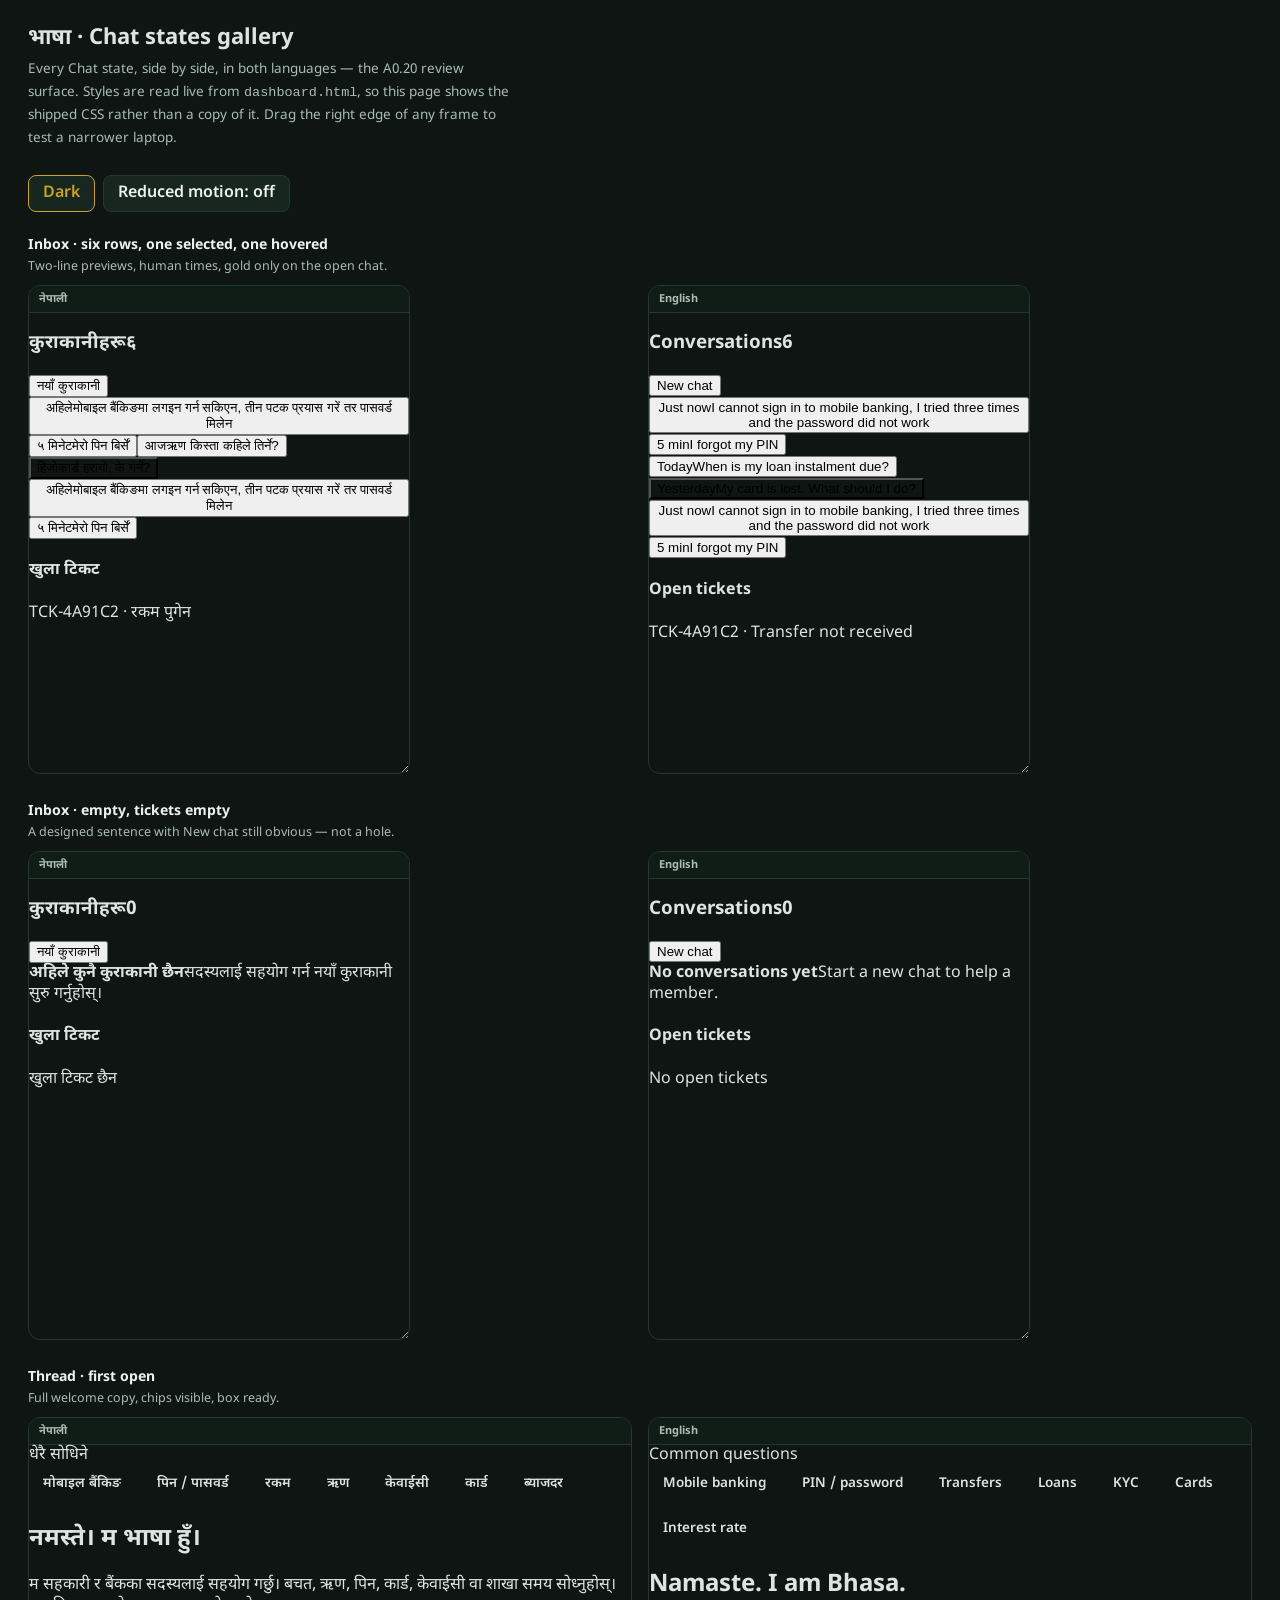
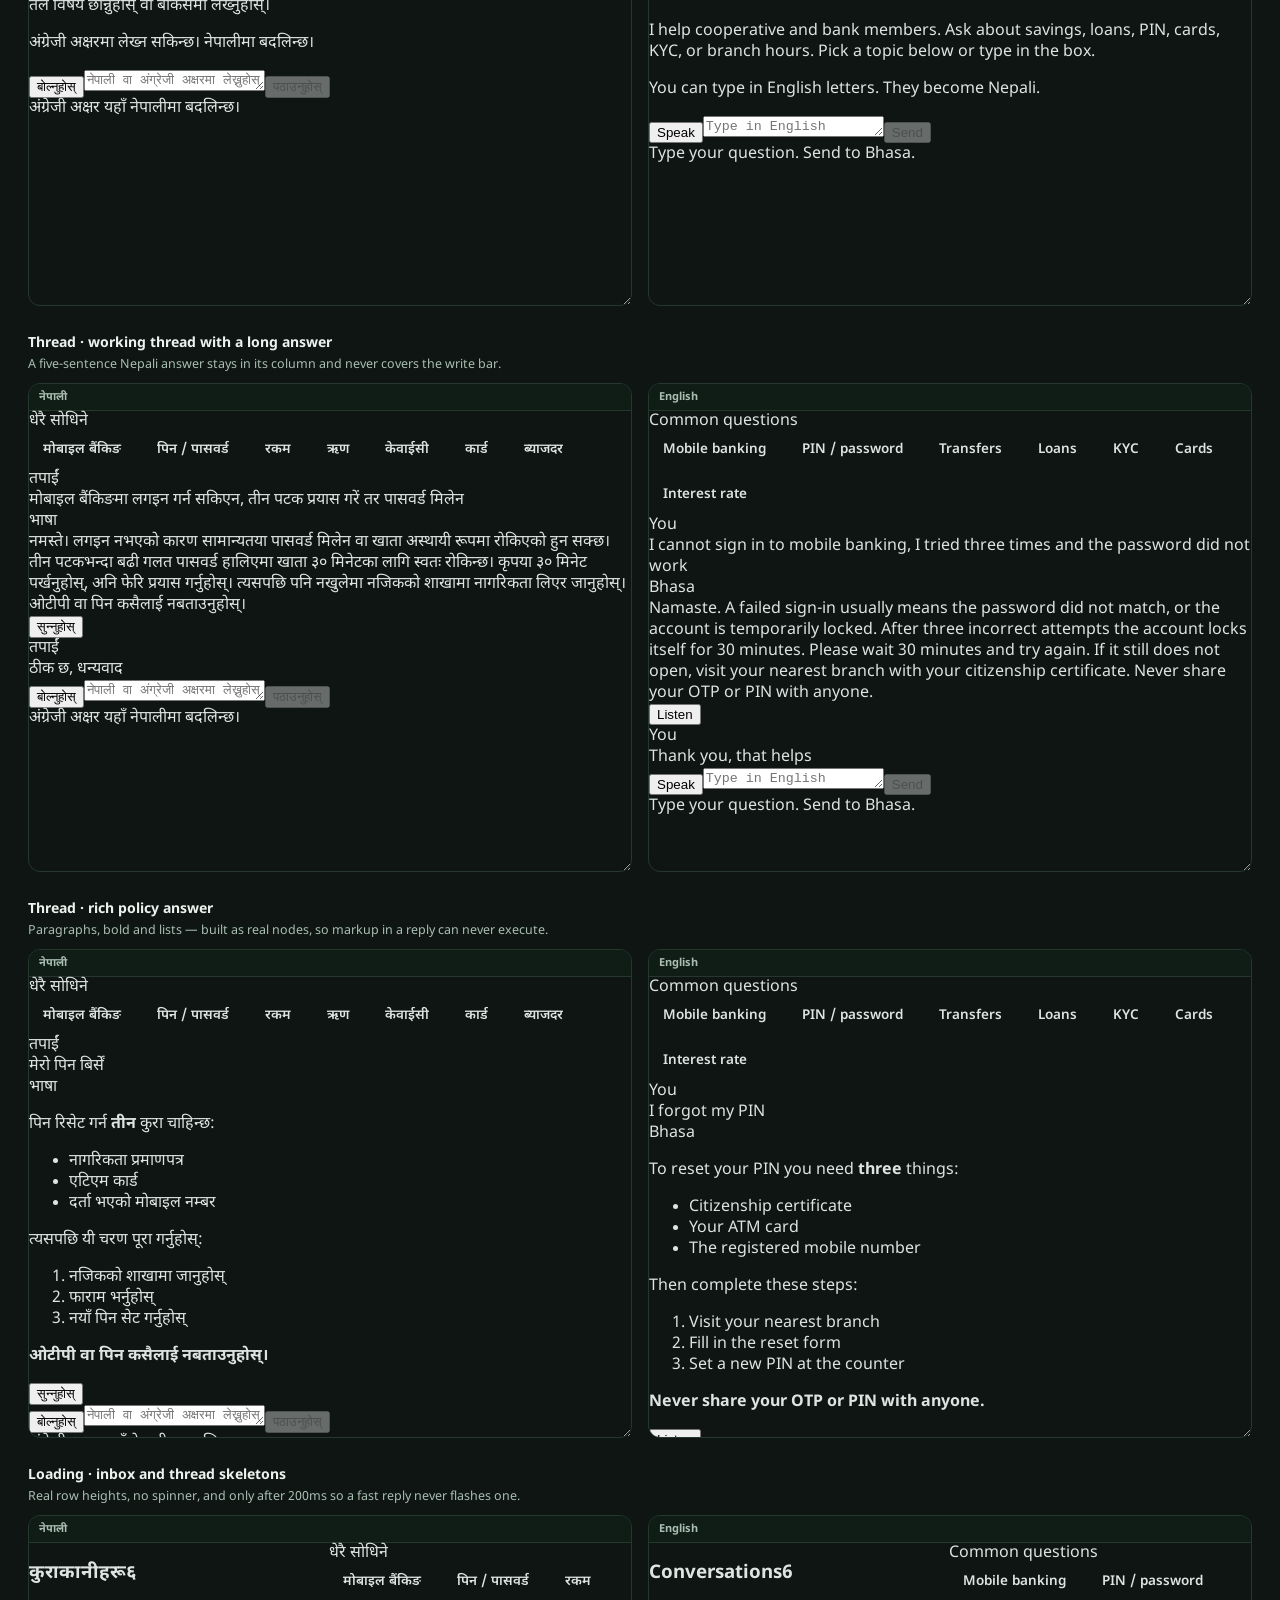
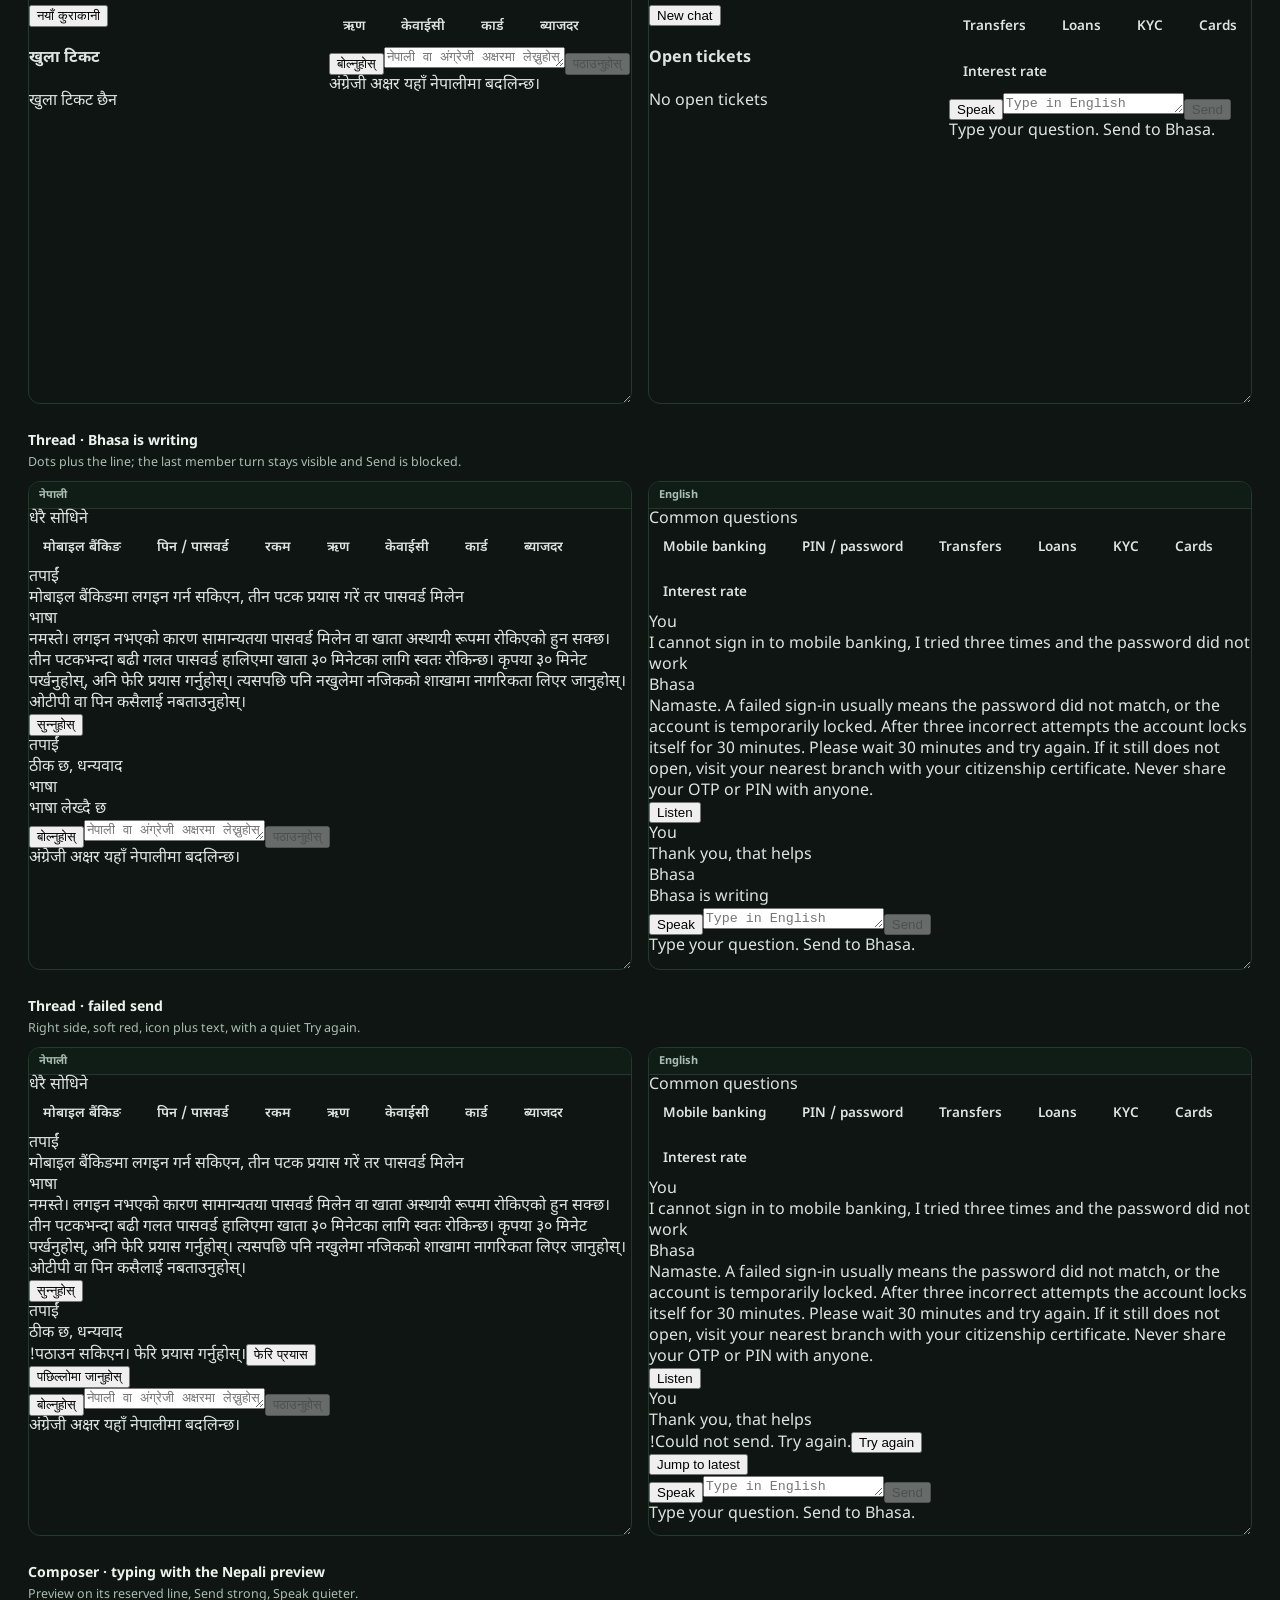
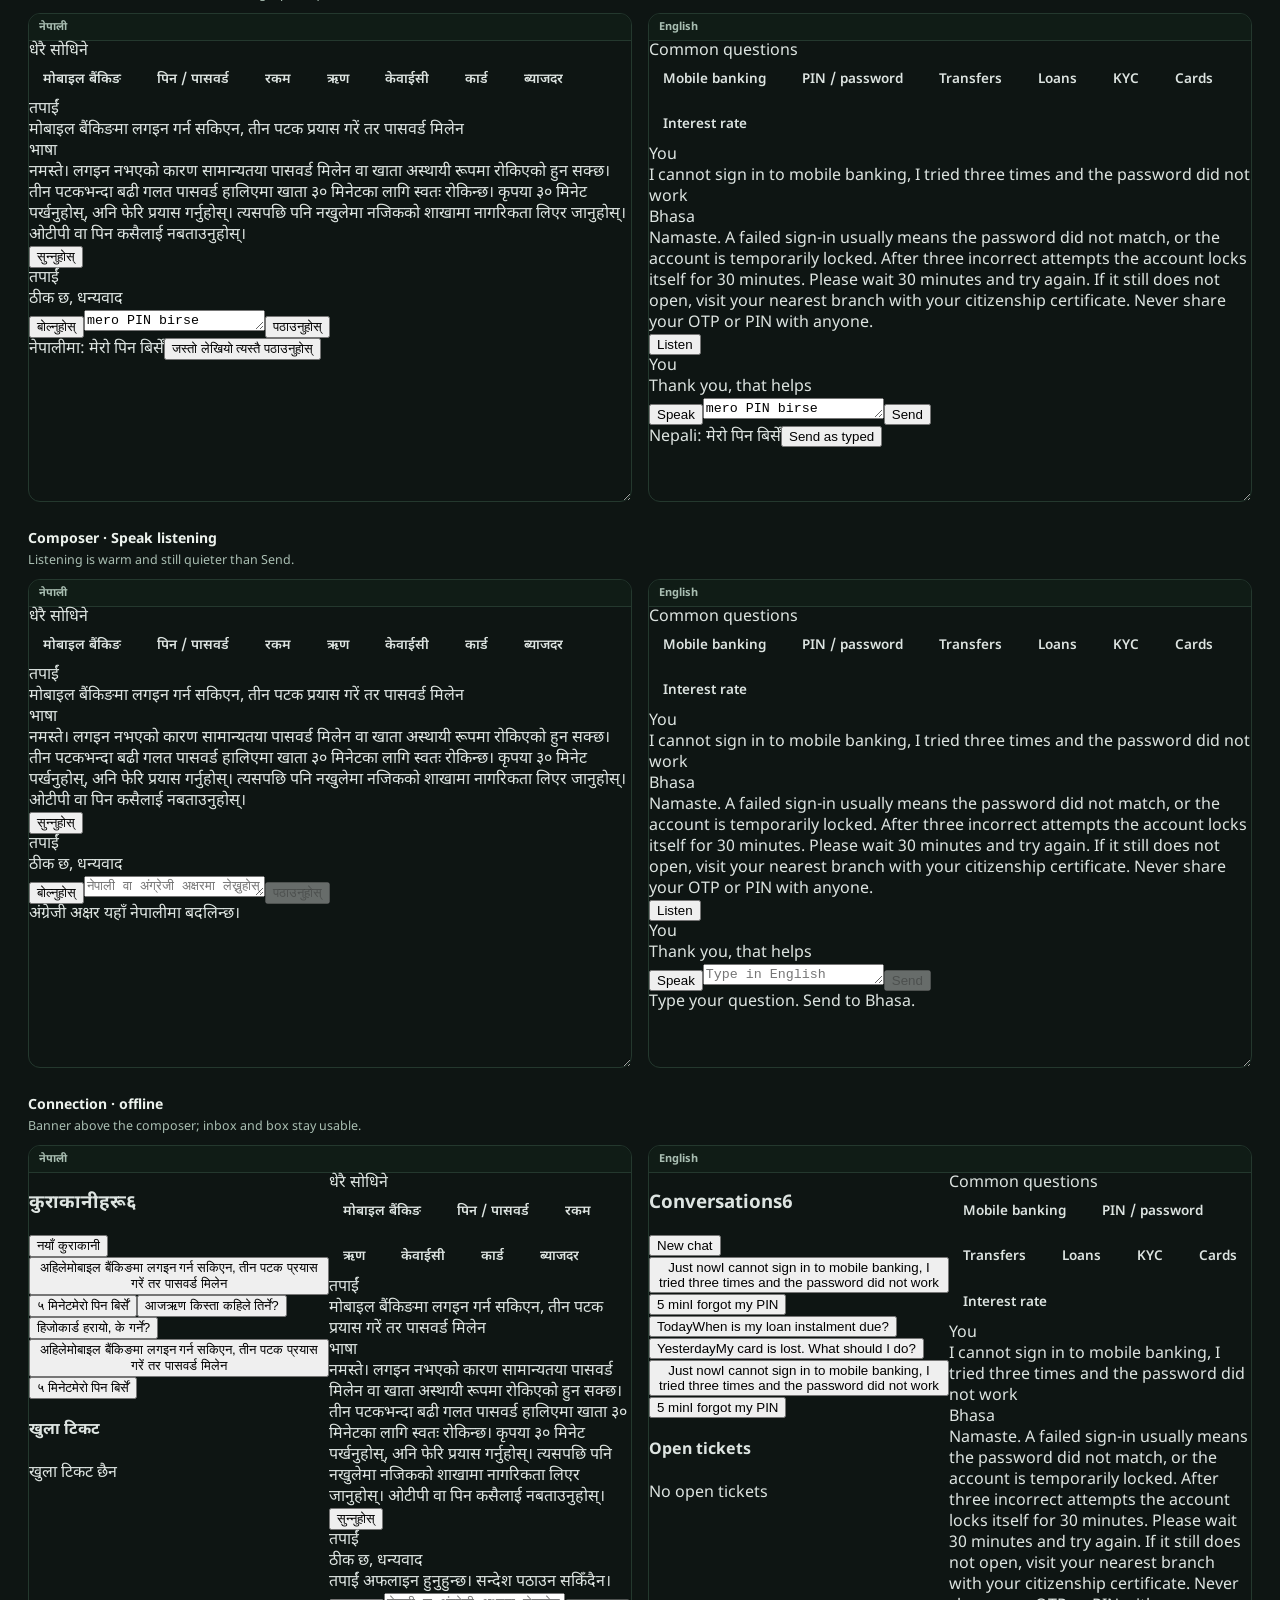
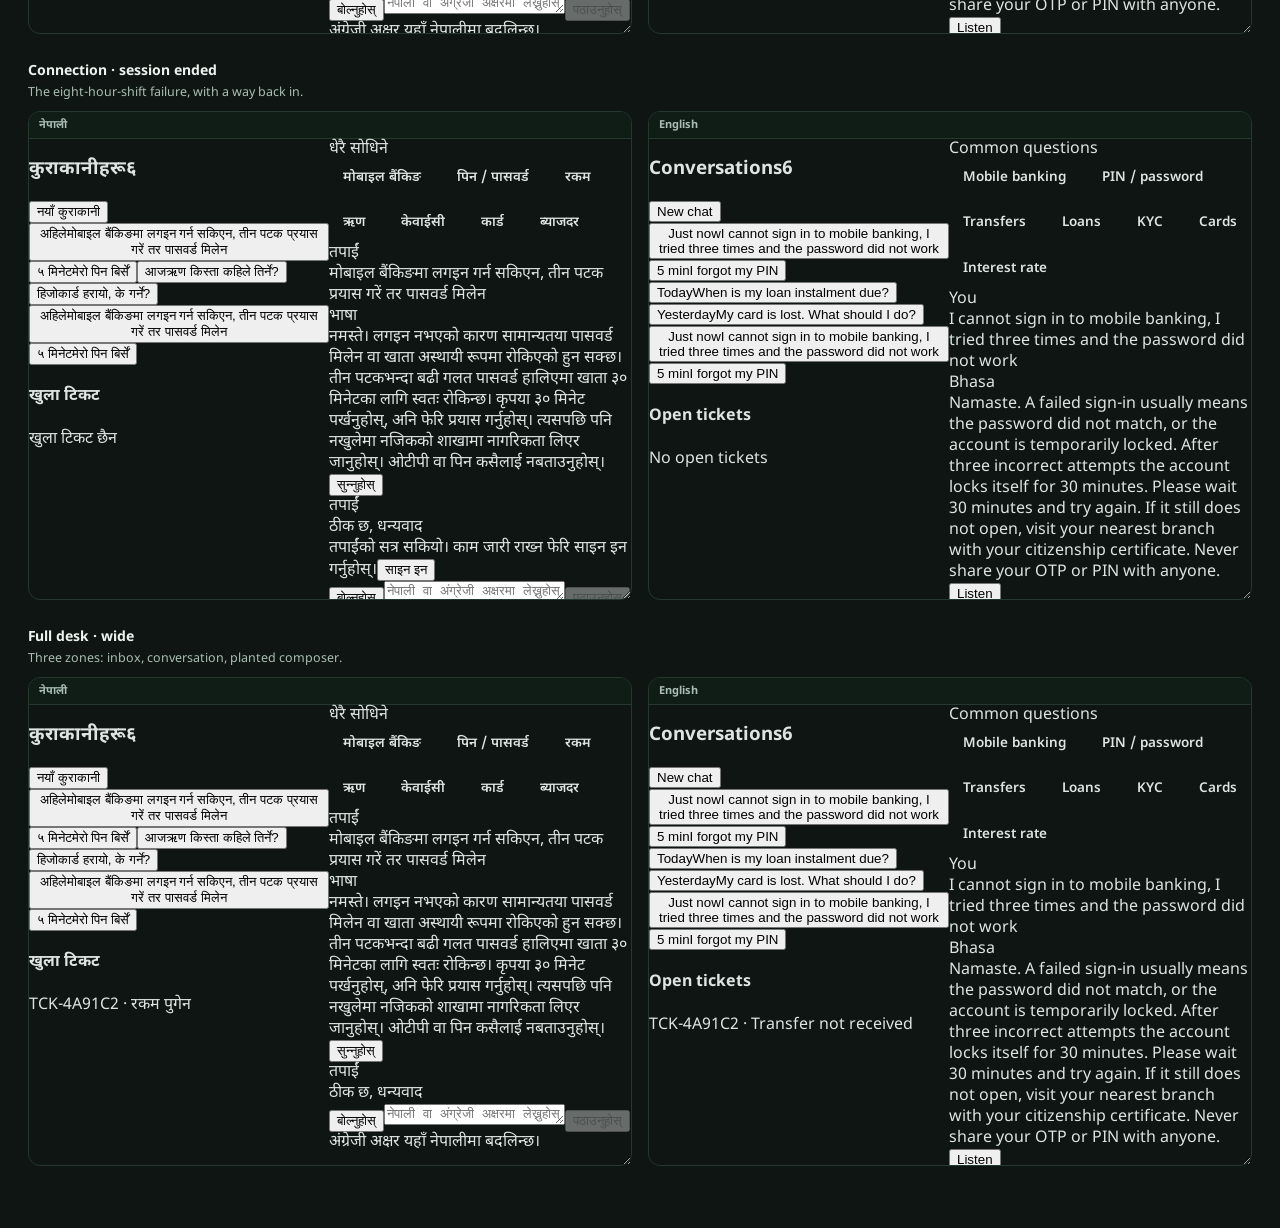
<file: support-service/src/himalaya_support/static/chat-states.html>
<!DOCTYPE html>
<html lang="en">
<head>
  <meta charset="utf-8" />
  <meta name="viewport" content="width=device-width, initial-scale=1" />
  <title>भाषा · Chat states gallery</title>
  <link rel="icon" href="/static/cloudfrm-logo.png" type="image/png" />
  <link rel="preconnect" href="https://fonts.googleapis.com" />
  <link rel="preconnect" href="https://fonts.gstatic.com" crossorigin />
  <link href="https://fonts.googleapis.com/css2?family=Noto+Sans+Devanagari:wght@400;500;600;700&display=swap" rel="stylesheet" />
  <style>
    /* Gallery chrome only. Every Chat style below the panel headings is
       pulled from dashboard.html at runtime, so this page can never
       drift from what actually ships. */
    body {
      margin: 0;
      font-family: "Noto Sans Devanagari", "Segoe UI", Roboto, system-ui, sans-serif;
      background: #0e1513;
      color: #dde4e1;
    }
    .gal-head { padding: 24px 28px 8px; }
    .gal-head h1 { margin: 0 0 6px; font-size: 22px; }
    .gal-head p { margin: 0; color: #a9beb2; font-size: 13.5px; line-height: 1.7; max-width: 70ch; }
    .gal-controls { display: flex; gap: 8px; flex-wrap: wrap; padding: 16px 28px; }
    .gal-controls button {
      border: 1px solid #24382e; background: #17271f; color: #ecf2ed;
      border-radius: 8px; padding: 7px 14px; font: inherit; font-weight: 600; cursor: pointer;
    }
    .gal-controls button.on { border-color: #c9a227; color: #c9a227; }
    .gal-grid { display: flex; flex-direction: column; gap: 28px; padding: 8px 28px 60px; }
    .gal-case > h2 { margin: 0 0 4px; font-size: 14px; font-weight: 700; color: #ecf2ed; }
    .gal-case > p { margin: 0 0 10px; font-size: 12.5px; color: #a9beb2; }
    .gal-pair { display: grid; grid-template-columns: repeat(2, minmax(0, 1fr)); gap: 16px; }
    .gal-frame {
      border: 1px solid #24382e; border-radius: 12px; overflow: hidden;
      resize: horizontal; min-width: 320px;
    }
    .gal-frame > .gal-label {
      font-size: 11px; font-weight: 700; padding: 6px 10px;
      background: #101c16; color: #a9beb2; border-bottom: 1px solid #24382e;
    }
    .gal-stage { height: 460px; display: grid; }
    .gal-stage.inbox-only { grid-template-columns: minmax(0, 1fr); }
    .gal-frame.narrow { max-width: 380px; }
    .gal-stage.room-only { grid-template-columns: minmax(0, 1fr); }
    .gal-stage.full { grid-template-columns: 300px minmax(0, 1fr); }
    @media (max-width: 1100px) { .gal-pair { grid-template-columns: minmax(0, 1fr); } }
  </style>
</head>
<body>
  <div class="gal-head">
    <h1>भाषा · Chat states gallery</h1>
    <p>
      Every Chat state, side by side, in both languages — the A0.20 review surface.
      Styles are read live from <code>dashboard.html</code>, so this page shows the shipped CSS rather than a copy of it.
      Drag the right edge of any frame to test a narrower laptop.
    </p>
  </div>
  <div class="gal-controls">
    <button type="button" id="theme-btn" class="on">Dark</button>
    <button type="button" id="motion-btn">Reduced motion: off</button>
  </div>
  <div class="gal-grid" id="grid">Loading styles from dashboard.html…</div>

  <script>
    const NE = {
      conversations: "कुराकानीहरू", newChat: "नयाँ कुराकानी", openTickets: "खुला टिकट",
      noTickets: "खुला टिकट छैन", emptyTitle: "अहिले कुनै कुराकानी छैन",
      emptyHelp: "सदस्यलाई सहयोग गर्न नयाँ कुराकानी सुरु गर्नुहोस्।",
      common: "धेरै सोधिने", you: "तपाईं", bhasa: "भाषा", listen: "सुन्नुहोस्",
      send: "पठाउनुहोस्", speak: "बोल्नुहोस्",
      placeholder: "नेपाली वा अंग्रेजी अक्षरमा लेख्नुहोस्",
      helper: "अंग्रेजी अक्षर यहाँ नेपालीमा बदलिन्छ।",
      previewLabel: "नेपालीमा: ", writing: "भाषा लेख्दै छ",
      failed: "पठाउन सकिएन। फेरि प्रयास गर्नुहोस्।", retry: "फेरि प्रयास",
      offline: "तपाईं अफलाइन हुनुहुन्छ। सन्देश पठाउन सकिँदैन।",
      sessionEnded: "तपाईंको सत्र सकियो। काम जारी राख्न फेरि साइन इन गर्नुहोस्।",
      signIn: "साइन इन", jump: "पछिल्लोमा जानुहोस्",
      welcomeTitle: "नमस्ते। म भाषा हुँ।",
      welcomeBody: "म सहकारी र बैंकका सदस्यलाई सहयोग गर्छु। बचत, ऋण, पिन, कार्ड, केवाईसी वा शाखा समय सोध्नुहोस्। तल विषय छान्नुहोस् वा बाकसमा लेख्नुहोस्।",
      welcomeHint: "अंग्रेजी अक्षरमा लेख्न सकिन्छ। नेपालीमा बदलिन्छ।",
      chips: ["मोबाइल बैंकिङ", "पिन / पासवर्ड", "रकम", "ऋण", "केवाईसी", "कार्ड", "ब्याजदर"],
      times: ["अहिले", "५ मिनेट", "आज", "हिजो"],
      previews: [
        "मोबाइल बैंकिङमा लगइन गर्न सकिएन, तीन पटक प्रयास गरें तर पासवर्ड मिलेन",
        "मेरो पिन बिर्सें",
        "ऋण किस्ता कहिले तिर्ने?",
        "कार्ड हरायो, के गर्ने?"
      ],
      long: "नमस्ते। लगइन नभएको कारण सामान्यतया पासवर्ड मिलेन वा खाता अस्थायी रूपमा रोकिएको हुन सक्छ। तीन पटकभन्दा बढी गलत पासवर्ड हालिएमा खाता ३० मिनेटका लागि स्वतः रोकिन्छ। कृपया ३० मिनेट पर्खनुहोस्, अनि फेरि प्रयास गर्नुहोस्। त्यसपछि पनि नखुलेमा नजिकको शाखामा नागरिकता लिएर जानुहोस्। ओटीपी वा पिन कसैलाई नबताउनुहोस्।",
      short: "ठीक छ, धन्यवाद",
      ticket: "TCK-4A91C2 · रकम पुगेन",
      rich: "पिन रिसेट गर्न **तीन** कुरा चाहिन्छ:\n\n- नागरिकता प्रमाणपत्र\n- एटिएम कार्ड\n- दर्ता भएको मोबाइल नम्बर\n\nत्यसपछि यी चरण पूरा गर्नुहोस्:\n\n1. नजिकको शाखामा जानुहोस्\n2. फाराम भर्नुहोस्\n3. नयाँ पिन सेट गर्नुहोस्\n\n**ओटीपी वा पिन कसैलाई नबताउनुहोस्।**"
    };
    const EN = {
      conversations: "Conversations", newChat: "New chat", openTickets: "Open tickets",
      noTickets: "No open tickets", emptyTitle: "No conversations yet",
      emptyHelp: "Start a new chat to help a member.",
      common: "Common questions", you: "You", bhasa: "Bhasa", listen: "Listen",
      send: "Send", speak: "Speak",
      placeholder: "Type in English letters. They become Nepali.",
      helper: "Type your question. Send to Bhasa.",
      previewLabel: "Nepali: ", writing: "Bhasa is writing",
      failed: "Could not send. Try again.", retry: "Try again",
      offline: "You are offline. Messages will not send.",
      sessionEnded: "Your session ended. Sign in again to keep working.",
      signIn: "Sign in", jump: "Jump to latest",
      welcomeTitle: "Namaste. I am Bhasa.",
      welcomeBody: "I help cooperative and bank members. Ask about savings, loans, PIN, cards, KYC, or branch hours. Pick a topic below or type in the box.",
      welcomeHint: "You can type in English letters. They become Nepali.",
      chips: ["Mobile banking", "PIN / password", "Transfers", "Loans", "KYC", "Cards", "Interest rate"],
      times: ["Just now", "5 min", "Today", "Yesterday"],
      previews: [
        "I cannot sign in to mobile banking, I tried three times and the password did not work",
        "I forgot my PIN",
        "When is my loan instalment due?",
        "My card is lost. What should I do?"
      ],
      long: "Namaste. A failed sign-in usually means the password did not match, or the account is temporarily locked. After three incorrect attempts the account locks itself for 30 minutes. Please wait 30 minutes and try again. If it still does not open, visit your nearest branch with your citizenship certificate. Never share your OTP or PIN with anyone.",
      short: "Thank you, that helps",
      ticket: "TCK-4A91C2 · Transfer not received",
      rich: "To reset your PIN you need **three** things:\n\n- Citizenship certificate\n- Your ATM card\n- The registered mobile number\n\nThen complete these steps:\n\n1. Visit your nearest branch\n2. Fill in the reset form\n3. Set a new PIN at the counter\n\n**Never share your OTP or PIN with anyone.**"
    };

    const el = (tag, cls, text) => {
      const n = document.createElement(tag);
      if (cls) n.className = cls;
      if (text != null) n.textContent = text;
      return n;
    };

    function inbox(S, lang, opts) {
      const o = opts || {};
      const pane = el("aside", "chat-inbox");
      const head = el("div", "chat-inbox__head");
      const h3 = el("h3");
      h3.append(el("span", null, S.conversations), el("span", "chat-inbox__count", o.empty ? "0" : (lang === "ne" ? "६" : "6")));
      head.appendChild(h3);
      pane.appendChild(head);
      pane.appendChild(el("button", "chat-inbox__new", S.newChat));
      if (o.skeleton) {
        pane.appendChild(skeletonInbox());
        const foot0 = el("div", "chat-inbox__foot tickets");
        foot0.appendChild(el("h4", null, S.openTickets));
        foot0.appendChild(el("div", "empty", S.noTickets));
        pane.appendChild(foot0);
        return pane;
      }
      const list = el("div", "chat-inbox__list");
      if (o.empty) {
        const empty = el("div", "chat-inbox__empty");
        empty.append(el("strong", null, S.emptyTitle), el("span", null, S.emptyHelp));
        list.appendChild(empty);
      } else {
        for (let i = 0; i < 6; i++) {
          const row = el("button", "convo" + (i === o.selected ? " on" : "") + (i === o.hover ? " gal-hover" : ""));
          row.append(
            el("span", "convo__time", S.times[i % S.times.length]),
            el("span", "convo__preview", S.previews[i % S.previews.length])
          );
          list.appendChild(row);
        }
      }
      pane.appendChild(list);
      const foot = el("div", "chat-inbox__foot tickets");
      foot.appendChild(el("h4", null, S.openTickets));
      foot.appendChild(o.ticketsEmpty === false
        ? el("div", "ticket", S.ticket)
        : el("div", "empty", S.noTickets));
      pane.appendChild(foot);
      return pane;
    }

    function turn(S, who, text, kind) {
      const t = el("div", "turn " + (who === "member" ? "member" : "agent") + (kind === "failed" ? " err" : ""));
      t.appendChild(el("div", "who", who === "member" ? S.you : S.bhasa));
      t.appendChild(el("div", "bubble", text));
      if (kind === "failed") {
        const note = el("div", "fail-note");
        const icon = el("span", "fail-note__icon", "!");
        note.append(icon, el("span", null, S.failed), el("button", "fail-note__retry", S.retry));
        t.appendChild(note);
      }
      if (who === "bhasa" && kind === "listen") t.appendChild(el("button", "play", S.listen));
      return t;
    }

    /* Mirrors the shipped renderer closely enough to review the look;
       dashboard.html owns the real one. */
    function rich(text) {
      const b = el("div", "bubble bubble--rich");
      text.split(/\n{2,}/).forEach((block) => {
        const lines = block.split("\n").filter((l) => l.trim());
        if (!lines.length) return;
        if (lines.every((l) => /^\s*[-*]\s+/.test(l))) {
          const ul = el("ul");
          lines.forEach((l) => ul.appendChild(el("li", null, l.replace(/^\s*[-*]\s+/, ""))));
          b.appendChild(ul);
          return;
        }
        if (lines.every((l) => /^\s*\d+[.)]\s+/.test(l))) {
          const ol = el("ol");
          lines.forEach((l) => ol.appendChild(el("li", null, l.replace(/^\s*\d+[.)]\s+/, ""))));
          b.appendChild(ol);
          return;
        }
        const p = el("p");
        lines.forEach((line, i) => {
          if (i) p.appendChild(el("br"));
          const parts = line.split(/(\*\*[^*]+\*\*)/);
          parts.forEach((part) => {
            if (/^\*\*[^*]+\*\*$/.test(part)) p.appendChild(el("strong", null, part.slice(2, -2)));
            else if (part) p.appendChild(document.createTextNode(part));
          });
        });
        b.appendChild(p);
      });
      return b;
    }

    function skeletonInbox() {
      const list = el("div", "chat-inbox__list");
      for (let i = 0; i < 5; i++) {
        const row = el("div", "skel-row");
        for (let n = 0; n < 3; n++) row.appendChild(el("div", "skel-bar"));
        list.appendChild(row);
      }
      return list;
    }

    function room(S, lang, opts) {
      const o = opts || {};
      const sec = el("section", "room");
      const topics = el("div", "room__topics");
      topics.appendChild(el("span", "room__topics-label", S.common));
      const chips = el("div");
      chips.id = "";
      chips.setAttribute("data-chips", "");
      S.chips.forEach((label) => chips.appendChild(el("button", null, label)));
      topics.appendChild(chips);
      sec.appendChild(topics);

      const log = el("div", "gal-log");
      log.id = "";
      if (o.welcome) {
        const w = el("div", "welcome");
        w.append(el("h2", null, S.welcomeTitle), el("p", null, S.welcomeBody));
        const hint = el("p", "welcome__hint", S.welcomeHint);
        w.appendChild(hint);
        log.appendChild(w);
      } else if (o.skeleton) {
        ["agent", "member", "agent"].forEach((side) => {
          const t = el("div", "skel-turn " + side);
          t.appendChild(el("div", "skel-bubble"));
          log.appendChild(t);
        });
      } else if (o.richAnswer) {
        log.appendChild(turn(S, "member", S.previews[1]));
        const t = el("div", "turn agent");
        t.appendChild(el("div", "who", S.bhasa));
        t.appendChild(rich(S.rich));
        t.appendChild(el("button", "play", S.listen));
        log.appendChild(t);
      } else {
        log.appendChild(turn(S, "member", S.previews[0]));
        log.appendChild(turn(S, "bhasa", S.long, "listen"));
        log.appendChild(turn(S, "member", S.short, o.failed ? "failed" : null));
        if (o.writing) {
          const w = el("div", "turn agent writing");
          w.appendChild(el("div", "who", S.bhasa));
          const row = el("div", "bubble loading");
          const dots = el("span", "dots");
          dots.innerHTML = "<span></span><span></span><span></span>";
          row.append(dots, el("span", "writing__label", S.writing));
          w.appendChild(row);
          log.appendChild(w);
        }
      }
      sec.appendChild(log);
      if (o.jump) {
        const j = el("button", "jump-latest", S.jump);
        j.hidden = false;
        sec.appendChild(j);
      }
      if (o.banner) {
        const b = el("div", "conn-banner");
        b.hidden = false;
        b.appendChild(el("span", null, o.banner === "offline" ? S.offline : S.sessionEnded));
        if (o.banner === "session") b.appendChild(el("button", null, S.signIn));
        sec.appendChild(b);
      }

      const bar = el("div", "desk-bar");
      const form = el("form");
      const mic = el("button", null, S.speak);
      mic.id = "mic";
      if (o.listening) mic.className = "hot";
      const box = el("textarea");
      box.id = "box";
      box.rows = 1;
      if (o.typed) box.value = o.typed;
      else box.placeholder = S.placeholder;
      if (o.focused) box.className = "gal-focus";
      const send = el("button", null, S.send);
      send.id = "send";
      send.disabled = !!o.sendDisabled;
      form.append(mic, box, send);
      bar.appendChild(form);
      const helper = el("div", "unicoder" + (o.preview ? "" : " idle"));
      if (o.preview) {
        helper.append(el("span", null, S.previewLabel), el("span", null, o.preview));
        helper.appendChild(el("button", "as-typed", lang === "ne" ? "जस्तो लेखियो त्यस्तै पठाउनुहोस्" : "Send as typed"));
      } else {
        helper.textContent = S.helper;
      }
      bar.appendChild(helper);
      sec.appendChild(bar);
      return sec;
    }

    function frame(lang, kind, opts) {
      const S = lang === "ne" ? NE : EN;
      const wrap = el("div", "gal-frame" + (kind === "inbox" ? " narrow" : ""));
      wrap.appendChild(el("div", "gal-label", lang === "ne" ? "नेपाली" : "English"));
      const stage = el("div", "stage chat-room gal-stage " + (kind === "inbox" ? "inbox-only" : kind === "room" ? "room-only" : "full"));
      stage.lang = lang;
      if (kind !== "room") stage.appendChild(inbox(S, lang, opts));
      if (kind !== "inbox") stage.appendChild(room(S, lang, opts));
      wrap.appendChild(stage);
      return wrap;
    }

    const CASES = [
      ["Inbox · six rows, one selected, one hovered", "Two-line previews, human times, gold only on the open chat.", "inbox", { selected: 1, hover: 3, ticketsEmpty: false }],
      ["Inbox · empty, tickets empty", "A designed sentence with New chat still obvious — not a hole.", "inbox", { empty: true }],
      ["Thread · first open", "Full welcome copy, chips visible, box ready.", "room", { welcome: true, sendDisabled: true }],
      ["Thread · working thread with a long answer", "A five-sentence Nepali answer stays in its column and never covers the write bar.", "room", { sendDisabled: true }],
      ["Thread · rich policy answer", "Paragraphs, bold and lists — built as real nodes, so markup in a reply can never execute.", "room", { richAnswer: true, sendDisabled: true }],
      ["Loading · inbox and thread skeletons", "Real row heights, no spinner, and only after 200ms so a fast reply never flashes one.", "full", { skeleton: true, sendDisabled: true }],
      ["Thread · Bhasa is writing", "Dots plus the line; the last member turn stays visible and Send is blocked.", "room", { writing: true, sendDisabled: true }],
      ["Thread · failed send", "Right side, soft red, icon plus text, with a quiet Try again.", "room", { failed: true, sendDisabled: true, jump: true }],
      ["Composer · typing with the Nepali preview", "Preview on its reserved line, Send strong, Speak quieter.", "room", { typed: "mero PIN birse", preview: "मेरो पिन बिर्सें" }],
      ["Composer · Speak listening", "Listening is warm and still quieter than Send.", "room", { listening: true, sendDisabled: true }],
      ["Connection · offline", "Banner above the composer; inbox and box stay usable.", "full", { banner: "offline", sendDisabled: true, selected: 1 }],
      ["Connection · session ended", "The eight-hour-shift failure, with a way back in.", "full", { banner: "session", sendDisabled: true, selected: 1 }],
      ["Full desk · wide", "Three zones: inbox, conversation, planted composer.", "full", { selected: 0, ticketsEmpty: false, sendDisabled: true }]
    ];

    function build() {
      const grid = document.getElementById("grid");
      grid.innerHTML = "";
      CASES.forEach(([title, note, kind, opts]) => {
        const box = el("div", "gal-case");
        box.append(el("h2", null, title), el("p", null, note));
        const pair = el("div", "gal-pair");
        pair.append(frame("ne", kind, opts), frame("en", kind, opts));
        box.appendChild(pair);
        grid.appendChild(box);
      });
    }

    /* Pull the shipped stylesheet out of dashboard.html so this gallery
       always reflects the real Chat CSS. */
    fetch("/")
      .then((r) => r.text())
      .then((html) => {
        const css = html.slice(html.indexOf("<style>") + 7, html.indexOf("</style>"));
        const style = document.createElement("style");
        style.textContent = css
          /* the gallery renders many rooms at once, so scope the two
             rules that assume a single full-height page */
          .replace(/html,\s*body\s*\{[^}]*\}/, "")
          .replace(/\bbody\s*\{[^}]*\}/, "")
          + "\n.gal-log{min-height:0;overflow-y:auto;padding:24px 28px 20px;display:flex;flex-direction:column;gap:16px;}"
          + "\n.gal-stage .room .turn,.gal-stage .room .welcome{max-width:760px;margin-inline:auto;width:100%;}"
          + "\n.gal-hover{background:var(--bhasa-hover)!important;}"
          + "\n.gal-focus{outline:2px solid var(--bhasa-gold-edge);outline-offset:1px;border-color:var(--bhasa-gold)!important;}"
          + "\n[data-chips]{display:flex;flex-wrap:wrap;gap:8px;}"
          + "\n[data-chips] button{flex-shrink:0;border:1px solid var(--bhasa-line);background:var(--bhasa-raised);color:var(--bhasa-text);border-radius:var(--r-md);padding:8px 14px;font:inherit;font-size:13.5px;font-weight:600;line-height:1.6;cursor:pointer;white-space:nowrap;}"
          + "\n[data-chips] button:hover{background:var(--bhasa-hover);border-color:var(--bhasa-gold-edge);}";
        document.head.appendChild(style);
        build();
      })
      .catch(() => {
        document.getElementById("grid").textContent =
          "Could not load dashboard.html — start the service and open this page from the same origin.";
      });

    document.documentElement.classList.add("dark");
    document.getElementById("theme-btn").addEventListener("click", (e) => {
      const dark = !document.documentElement.classList.contains("dark");
      document.documentElement.classList.toggle("dark", dark);
      e.target.textContent = dark ? "Dark" : "Light";
      e.target.classList.toggle("on", dark);
      document.body.style.background = dark ? "#0e1513" : "#f4fbf8";
      document.body.style.color = dark ? "#dde4e1" : "#161d1b";
    });
    document.getElementById("motion-btn").addEventListener("click", (e) => {
      const on = e.target.classList.toggle("on");
      e.target.textContent = "Reduced motion: " + (on ? "on" : "off");
      document.querySelectorAll(".gal-stage *").forEach((n) => {
        n.style.animation = on ? "none" : "";
        n.style.transition = on ? "none" : "";
      });
    });
  </script>
</body>
</html>
</file>
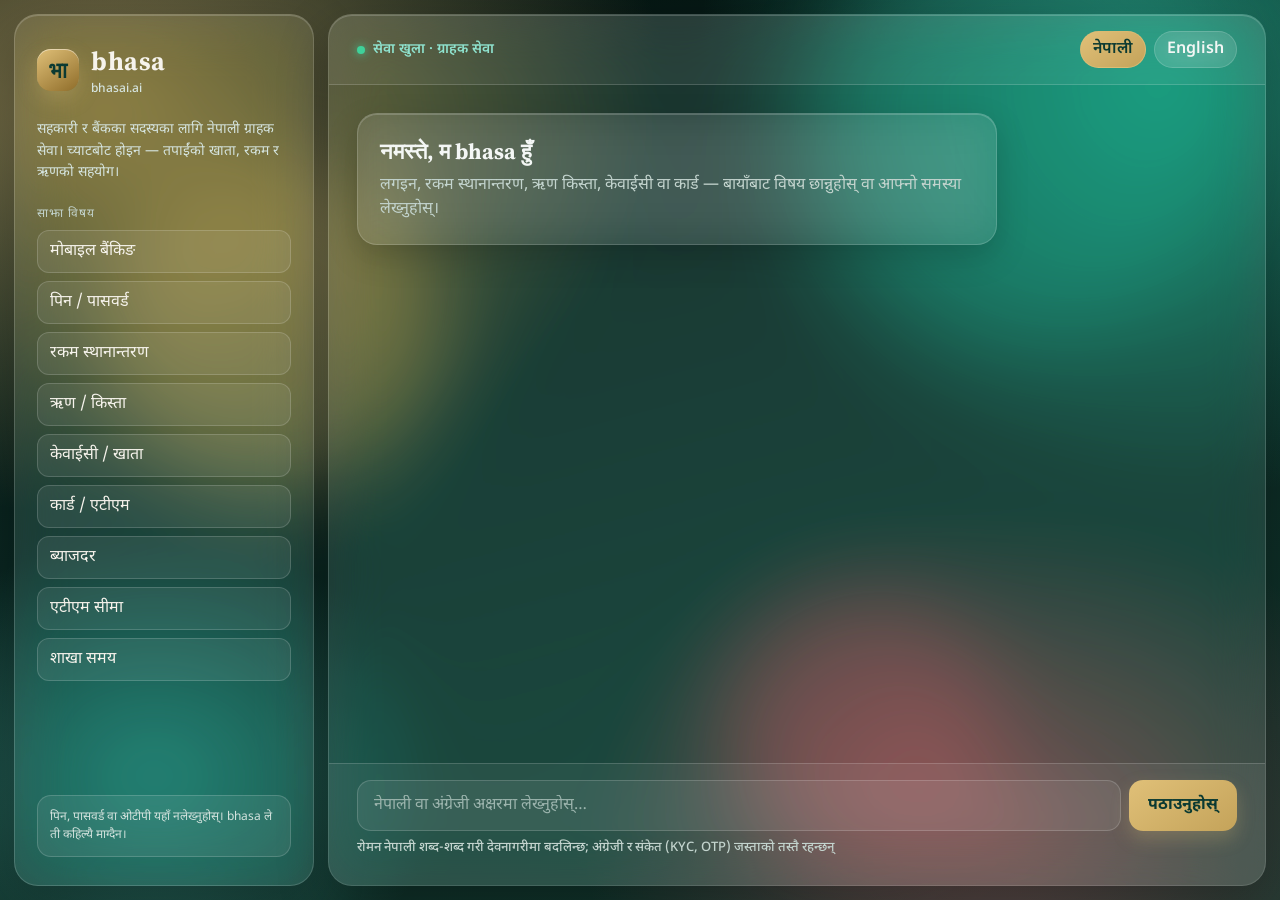
<file: support-service/src/himalaya_support/static/chat.html>
<!DOCTYPE html>
<html lang="ne">
<head>
  <meta charset="utf-8" />
  <meta name="viewport" content="width=device-width, initial-scale=1" />
  <title>bhasa · ग्राहक सेवा</title>
  <link rel="preconnect" href="https://fonts.googleapis.com" />
  <link rel="preconnect" href="https://fonts.gstatic.com" crossorigin />
  <link href="https://fonts.googleapis.com/css2?family=Noto+Sans+Devanagari:wght@400;500;600;700&family=Source+Serif+4:opsz,wght@8..60,600;8..60,700&display=swap" rel="stylesheet" />
  <style>
    :root {
      --ink: #f4f7f5;
      --muted: #c3d4ce;
      --line: rgba(255, 255, 255, 0.16);
      --glass: rgba(255, 255, 255, 0.1);
      --glass-hi: rgba(255, 255, 255, 0.16);
      --glass-mid: rgba(255, 255, 255, 0.08);
      --gold: #e0c078;
      --gold-deep: #8f6d2a;
      --leaf: #8fe3cf;
      --crimson: #ff6b7a;
      --blur: 28px;
    }
    * { box-sizing: border-box; }
    html, body { height: 100%; }
    body {
      margin: 0;
      color: var(--ink);
      font-family: "Noto Sans Devanagari", "Segoe UI", sans-serif;
      background: #061310;
      overflow: hidden;
      color-scheme: dark;
    }
    .atmosphere {
      position: fixed;
      inset: 0;
      z-index: 0;
      pointer-events: none;
      background:
        radial-gradient(980px 700px at 8% 12%, rgba(224, 192, 120, 0.55), transparent 58%),
        radial-gradient(860px 760px at 92% 8%, rgba(46, 200, 168, 0.55), transparent 56%),
        radial-gradient(720px 560px at 78% 92%, rgba(255, 107, 122, 0.32), transparent 58%),
        radial-gradient(560px 460px at 12% 86%, rgba(90, 210, 196, 0.4), transparent 52%),
        linear-gradient(165deg, #04110e 0%, #0a2621 48%, #12352c 100%);
    }
    .atmosphere .orb {
      position: absolute;
      border-radius: 50%;
      filter: blur(40px);
      opacity: 0.7;
      animation: drift 22s ease-in-out infinite;
    }
    .orb-a { width: 340px; height: 340px; left: 8%; top: 18%; background: rgba(224, 192, 120, 0.45); }
    .orb-b { width: 420px; height: 420px; right: 4%; top: -8%; background: rgba(47, 170, 148, 0.4); animation-delay: -7s; }
    .orb-c { width: 280px; height: 280px; right: 22%; bottom: 4%; background: rgba(255, 107, 122, 0.28); animation-delay: -13s; }
    @keyframes drift {
      0%, 100% { transform: translate(0, 0) scale(1); }
      50% { transform: translate(28px, -22px) scale(1.08); }
    }
    .glass {
      background: var(--glass);
      backdrop-filter: blur(var(--blur)) saturate(165%);
      -webkit-backdrop-filter: blur(var(--blur)) saturate(165%);
      border: 1px solid var(--line);
      box-shadow: 0 18px 50px rgba(0, 0, 0, 0.28), inset 0 1px 0 rgba(255, 255, 255, 0.18);
    }
    .shell {
      position: relative;
      z-index: 1;
      height: 100%;
      display: grid;
      grid-template-columns: 300px 1fr;
      gap: 14px;
      padding: 14px;
    }
    aside {
      color: #f6f3ec;
      padding: 28px 22px;
      display: flex;
      flex-direction: column;
      gap: 22px;
      border-radius: 24px;
      min-height: 0;
      overflow: auto;
    }
    .brand { display: flex; gap: 12px; align-items: center; }
    .mark {
      width: 42px; height: 42px; border-radius: 14px;
      background: linear-gradient(145deg, var(--gold), var(--gold-deep));
      color: #0b3a32;
      font-family: "Source Serif 4", Georgia, serif;
      font-weight: 700; font-size: 22px;
      display: grid; place-items: center;
      box-shadow: 0 8px 20px rgba(224, 192, 120, 0.28), inset 0 1px 0 rgba(255, 255, 255, 0.45);
    }
    .brand h1 { margin: 0; font-size: 26px; font-family: "Source Serif 4", Georgia, serif; letter-spacing: 0.02em; }
    .brand small { display: block; color: #d5e4df; font-size: 12px; font-weight: 500; margin-top: 2px; }
    .aside-copy { margin: 0; color: #d5e4df; font-size: 14px; line-height: 1.55; }
    .topics { display: flex; flex-direction: column; gap: 8px; }
    .topics span { font-size: 12px; letter-spacing: 0.08em; text-transform: uppercase; color: #c3d4ce; }
    .topics button {
      text-align: left;
      border: 1px solid var(--line);
      background: var(--glass-mid);
      color: #f6f3ec;
      border-radius: 12px;
      padding: 10px 12px;
      font: inherit;
      cursor: pointer;
      transition: background .2s, border-color .2s;
    }
    .topics button:hover {
      border-color: rgba(224, 192, 120, 0.5);
      background: var(--glass-hi);
    }
    .trust {
      margin-top: auto;
      padding: 12px;
      border-radius: 14px;
      background: var(--glass-mid);
      border: 1px solid var(--line);
      color: #d5e4df;
      font-size: 12px;
      line-height: 1.5;
    }
    .desk {
      display: flex;
      flex-direction: column;
      min-height: 0;
      border-radius: 24px;
      overflow: hidden;
    }
    header.bar {
      display: flex; justify-content: space-between; align-items: center; gap: 16px;
      padding: 16px 28px;
      border-bottom: 1px solid var(--line);
      background: rgba(255, 255, 255, 0.06);
    }
    .status { display: flex; align-items: center; gap: 8px; color: var(--leaf); font-weight: 600; font-size: 14px; }
    .dot { width: 8px; height: 8px; border-radius: 50%; background: #3fd19a; box-shadow: 0 0 10px #3fd19a; }
    .controls { display: flex; gap: 8px; flex-wrap: wrap; }
    .controls button {
      border: 1px solid var(--line);
      background: var(--glass-mid);
      color: var(--ink);
      border-radius: 999px;
      padding: 7px 12px;
      font: inherit;
      font-weight: 600;
      cursor: pointer;
      backdrop-filter: blur(16px);
      -webkit-backdrop-filter: blur(16px);
    }
    .controls button.active {
      background: linear-gradient(145deg, var(--gold), #c4a35a);
      color: #0b3a32;
      border-color: rgba(224, 192, 120, 0.7);
    }
    #log { flex: 1; overflow: auto; padding: 28px; display: flex; flex-direction: column; gap: 16px; }
    .welcome {
      background: var(--glass-mid);
      backdrop-filter: blur(22px) saturate(160%);
      -webkit-backdrop-filter: blur(22px) saturate(160%);
      border: 1px solid var(--line);
      border-radius: 20px;
      padding: 22px;
      max-width: 640px;
      box-shadow: 0 12px 32px rgba(0, 0, 0, 0.18), inset 0 1px 0 rgba(255, 255, 255, 0.18);
    }
    .welcome h2 { margin: 0 0 8px; font-size: 22px; font-family: "Source Serif 4", Georgia, serif; }
    .welcome p { margin: 0; color: var(--muted); line-height: 1.5; }
    .turn { display: flex; flex-direction: column; gap: 6px; max-width: 640px; }
    .turn.member { align-self: flex-end; align-items: flex-end; }
    .who { font-size: 12px; color: var(--muted); font-weight: 600; }
    .bubble {
      padding: 12px 14px;
      border-radius: 16px;
      line-height: 1.55;
      white-space: pre-wrap;
      backdrop-filter: blur(16px);
      -webkit-backdrop-filter: blur(16px);
    }
    .member .bubble {
      background: rgba(224, 192, 120, 0.28);
      border: 1px solid rgba(224, 192, 120, 0.42);
      color: #fff8e8;
    }
    .agent .bubble {
      background: var(--glass-hi);
      border: 1px solid var(--line);
    }
    .err .bubble { background: rgba(255, 107, 122, 0.18); border-color: rgba(255, 107, 122, 0.45); color: #ffd0d5; }
    .play {
      border: 0; background: transparent; color: var(--leaf); font: inherit;
      font-size: 13px; font-weight: 600; cursor: pointer; padding: 0;
    }
    .loading { color: var(--muted); display: flex; align-items: center; gap: 10px; }
    .dots { display: inline-flex; gap: 4px; }
    .dots span {
      width: 7px; height: 7px; border-radius: 50%; background: var(--gold);
      animation: bounce 1s infinite ease-in-out;
    }
    .dots span:nth-child(2) { animation-delay: .15s; }
    .dots span:nth-child(3) { animation-delay: .3s; }
    @keyframes bounce {
      0%, 80%, 100% { transform: translateY(0); opacity: .35; }
      40% { transform: translateY(-5px); opacity: 1; }
    }
    .composer {
      padding: 16px 28px 22px;
      border-top: 1px solid var(--line);
      background: rgba(255, 255, 255, 0.06);
    }
    .composer form { display: flex; gap: 8px; }
    .composer input {
      flex: 1; padding: 14px 16px; border-radius: 14px; border: 1px solid var(--line);
      font: inherit; background: var(--glass-mid); color: var(--ink);
    }
    .composer input::placeholder { color: #9bb4ad; }
    .composer input:focus { outline: 2px solid rgba(224, 192, 120, 0.45); border-color: var(--gold); }
    .unicoder {
      min-height: 24px; margin-top: 8px; color: var(--leaf);
      font-weight: 600; font-size: 16px; line-height: 1.4;
    }
    .unicoder.idle { color: var(--muted); font-weight: 500; font-size: 13px; }
    .composer button {
      border: 0; border-radius: 14px; padding: 12px 16px; font: inherit; font-weight: 700; cursor: pointer;
    }
    #send {
      background: linear-gradient(145deg, var(--gold), #c4a35a);
      color: #0b3a32;
      min-width: 108px;
      box-shadow: 0 8px 18px rgba(224, 192, 120, 0.25);
    }
    #mic {
      background: var(--glass-hi);
      color: var(--ink);
      border: 1px solid var(--line) !important;
      min-width: 52px;
    }
    #mic.hot { background: var(--crimson); color: #fff; border-color: var(--crimson) !important; }
    button:disabled { opacity: .55; }
    @supports not ((backdrop-filter: blur(1px)) or (-webkit-backdrop-filter: blur(1px))) {
      .glass, .welcome, .bubble { background: rgba(18, 48, 42, 0.92); }
    }
    @media (prefers-reduced-motion: reduce) {
      .atmosphere .orb { animation: none; }
    }
    @media (max-width: 860px) {
      body { overflow: auto; }
      .shell { grid-template-columns: 1fr; height: auto; min-height: 100vh; }
      aside { padding: 18px 16px 12px; }
      .topics { flex-direction: row; flex-wrap: wrap; }
      .topics button { flex: 1 1 140px; }
      .trust { margin-top: 0; }
      .desk { min-height: 70vh; }
      header.bar, #log, .composer { padding-left: 16px; padding-right: 16px; }
    }
  </style>
</head>
<body>
  <div class="atmosphere" aria-hidden="true">
    <span class="orb orb-a"></span>
    <span class="orb orb-b"></span>
    <span class="orb orb-c"></span>
  </div>
  <div class="shell">
    <aside class="glass">
      <div class="brand">
        <div class="mark">भा</div>
        <div>
          <h1 lang="en">bhasa</h1>
          <small id="domain">bhasai.ai</small>
        </div>
      </div>
      <p class="aside-copy" id="aside-copy">सहकारी र बैंकका सदस्यका लागि नेपाली ग्राहक सेवा। च्याटबोट होइन — तपाईंको खाता, रकम र ऋणको सहयोग।</p>
      <div class="topics">
        <span id="topics-label">साझा विषय</span>
        <button type="button" data-ne="मोबाइल बैंकिङमा लगइन गर्न सकिएन" data-en="I cannot sign in to mobile banking">मोबाइल बैंकिङ</button>
        <button type="button" data-ne="मेरो पिन बिर्सें" data-en="I forgot my PIN">पिन / पासवर्ड</button>
        <button type="button" data-ne="रकम पठाएँ तर पुगेन" data-en="I sent money but it did not arrive">रकम स्थानान्तरण</button>
        <button type="button" data-ne="ऋण किस्ता कहिले तिर्ने?" data-en="When is my loan instalment due?">ऋण / किस्ता</button>
        <button type="button" data-ne="केवाईसी कसरी गर्ने?" data-en="How do I complete KYC?">केवाईसी / खाता</button>
        <button type="button" data-ne="कार्ड हरायो, के गर्ने?" data-en="My card is lost. What should I do?">कार्ड / एटीएम</button>
        <button type="button" data-ne="बचत खाताको ब्याजदर कति हो?" data-en="What is the savings interest rate?">ब्याजदर</button>
        <button type="button" data-ne="एटिएमबाट दैनिक कति झिक्न सकिन्छ?" data-en="What is the daily ATM limit?">एटीएम सीमा</button>
        <button type="button" data-ne="शाखा कति बजे खुल्छ?" data-en="What time does the branch open?">शाखा समय</button>
      </div>
      <div class="trust" id="trust">पिन, पासवर्ड वा ओटीपी यहाँ नलेख्नुहोस्। bhasa ले ती कहिल्यै माग्दैन।</div>
    </aside>
    <section class="desk glass">
      <header class="bar">
        <div class="status"><span class="dot"></span><span id="live">सेवा खुला · ग्राहक सेवा</span></div>
        <div class="controls">
          <button type="button" id="lang-ne" class="active">नेपाली</button>
          <button type="button" id="lang-en">English</button>
          
        </div>
      </header>
      <div id="log"></div>
      <div class="composer">
        <form id="form">
          
          <input id="box" autocomplete="off" />
          <button id="send" type="submit">पठाउनुहोस्</button>
        </form>
        <div id="unicoder" class="unicoder idle"></div>
      </div>
    </section>
  </div>
  <script>
    const copy = {
      ne: {
        aside: "सहकारी र बैंकका सदस्यका लागि नेपाली ग्राहक सेवा। च्याटबोट होइन — तपाईंको खाता, रकम र ऋणको सहयोग।",
        topics: "साझा विषय",
        trust: "पिन, पासवर्ड वा ओटीपी यहाँ नलेख्नुहोस्। bhasa ले ती कहिल्यै माग्दैन।",
        live: "सेवा खुला · ग्राहक सेवा",
        welcomeTitle: "नमस्ते, म bhasa हुँ",
        welcomeBody: "लगइन, रकम स्थानान्तरण, ऋण किस्ता, केवाईसी वा कार्ड — बायाँबाट विषय छान्नुहोस् वा आफ्नो समस्या लेख्नुहोस्।",
        placeholder: "नेपाली वा अंग्रेजी अक्षरमा लेख्नुहोस्…",
        unicoderHint: "रोमन नेपाली शब्द-शब्द गरी देवनागरीमा बदलिन्छ; अंग्रेजी र संकेत (KYC, OTP) जस्ताको तस्तै रहन्छन्",
        unicoderLabel: "नेपालीमा: ",
        send: "पठाउनुहोस्",
        agent: "bhasa",
        member: "तपाईं",
        play: "सुन्नुहोस्",
        listen: "आवाज",
        micErr: "आवाजका लागि Chrome वा Edge प्रयोग गर्नुहोस्।",
        hearErr: "सुनिएन। कृपया लेख्नुहोस्।"
      },
      en: {
        aside: "Nepali customer support for cooperative and bank members. Not a chatbot — help with accounts, transfers, and loans.",
        topics: "Common issues",
        trust: "Never type a PIN, password, or OTP here. bhasa will never ask for them.",
        live: "Open · customer support",
        welcomeTitle: "Namaste, I am bhasa",
        welcomeBody: "Login, transfers, loan instalments, KYC, or cards — pick a topic on the left or describe your issue.",
        placeholder: "Type in Nepali or English…",
        unicoderHint: "Romanized Nepali converts word by word; English and codes (KYC, OTP) stay as typed",
        unicoderLabel: "Nepali: ",
        send: "Send",
        agent: "bhasa",
        member: "You",
        play: "Listen",
        listen: "Voice",
        micErr: "Voice input needs Chrome or Edge.",
        hearErr: "Could not hear that. Please type."
      }
    };

    const log = document.getElementById("log");
    const form = document.getElementById("form");
    const box = document.getElementById("box");
    const send = document.getElementById("send");
    const mic = document.createElement("button") /* voice not deployed: no control in the DOM */;
    const speakToggle = document.createElement("button") /* voice not deployed */;
    const unicoderHint = document.getElementById("unicoder");
    let conversationId = null;
    let replyLang = localStorage.getItem("bhasa-lang") || "ne";
    let speakOn = localStorage.getItem("bhasa-speak") !== "off";
    let lastAudio = null;
    let started = false;
    let lastMemberBubble = null;
    let unicoderTimer = null;
    let unicoderReq = 0;

    function t() { return copy[replyLang]; }
    function hasLatin(text) { return /[A-Za-z]/.test(text || ""); }

    function paintChrome() {
      const c = t();
      document.documentElement.lang = replyLang === "ne" ? "ne" : "en";
      document.getElementById("aside-copy").textContent = c.aside;
      document.getElementById("topics-label").textContent = c.topics;
      document.getElementById("trust").textContent = c.trust;
      document.getElementById("live").textContent = c.live;
      box.placeholder = c.placeholder;
      send.textContent = c.send;
      speakToggle.textContent = c.listen;
      document.getElementById("lang-ne").classList.toggle("active", replyLang === "ne");
      document.getElementById("lang-en").classList.toggle("active", replyLang === "en");
      speakToggle.classList.toggle("active", speakOn);
      paintUnicoderHint();
    }

    function paintUnicoderHint(preview) {
      if (replyLang !== "ne") {
        unicoderHint.textContent = "";
        unicoderHint.className = "unicoder idle";
        return;
      }
      if (preview && preview !== box.value) {
        unicoderHint.className = "unicoder";
        unicoderHint.textContent = t().unicoderLabel + preview;
        return;
      }
      unicoderHint.className = "unicoder idle";
      unicoderHint.textContent = hasLatin(box.value) ? t().unicoderHint : t().unicoderHint;
    }

    async function toUnicoder(text) {
      const raw = text || "";
      if (!raw || !hasLatin(raw)) return raw;
      const res = await fetch("/v1/support/unicoder", {
        method: "POST",
        headers: { "Content-Type": "application/json" },
        body: JSON.stringify({ text: raw })
      });
      const data = await res.json();
      return (res.ok && data.nepali) ? data.nepali : raw;
    }

    function pendingLatin(value) {
      const match = value.match(/[A-Za-z']+$/);
      return match ? match[0] : "";
    }

    async function convertComposer(commitCurrent) {
      const typed = box.value;
      if (replyLang !== "ne" || !hasLatin(typed)) {
        paintUnicoderHint();
        return typed;
      }
      const req = ++unicoderReq;
      const converted = await toUnicoder(typed);
      if (req !== unicoderReq) return typed;
      paintUnicoderHint(converted);
      const shouldReplace = commitCurrent || !pendingLatin(typed);
      if (shouldReplace && converted && converted !== typed && box.value === typed) {
        box.value = converted;
        paintUnicoderHint();
      }
      return converted;
    }

    function scheduleUnicoder() {
      clearTimeout(unicoderTimer);
      const typed = box.value;
      const commit = /[\s?؟।.!,\u0964]$/.test(typed) || !pendingLatin(typed);
      unicoderTimer = setTimeout(() => convertComposer(commit), commit ? 40 : 90);
    }

    function showWelcome() {
      log.innerHTML = "";
      const el = document.createElement("div");
      el.className = "welcome";
      el.innerHTML = "<h2>" + t().welcomeTitle + "</h2><p>" + t().welcomeBody + "</p>";
      log.appendChild(el);
      started = false;
    }

    function setLang(lang) {
      if (lang !== replyLang) conversationId = null;
      replyLang = lang;
      localStorage.setItem("bhasa-lang", lang);
      paintChrome();
      if (!started) showWelcome();
      convertComposer(true);
    }

    document.getElementById("lang-ne").addEventListener("click", () => setLang("ne"));
    document.getElementById("lang-en").addEventListener("click", () => setLang("en"));
    speakToggle.addEventListener("click", () => {
      speakOn = !speakOn;
      localStorage.setItem("bhasa-speak", speakOn ? "on" : "off");
      paintChrome();
    });

    document.querySelectorAll(".topics button").forEach((btn) => {
      btn.addEventListener("click", () => sendText(btn.getAttribute("data-" + replyLang)));
    });

    function addMember(text) {
      if (!started) { log.innerHTML = ""; started = true; }
      const wrap = document.createElement("div");
      wrap.className = "turn member";
      wrap.innerHTML = '<div class="who">' + t().member + "</div>";
      const bubble = document.createElement("div");
      bubble.className = "bubble";
      bubble.textContent = text;
      wrap.appendChild(bubble);
      log.appendChild(wrap);
      log.scrollTop = log.scrollHeight;
      lastMemberBubble = bubble;
      return bubble;
    }

    function addAgent(text, isErr, meta) {
      if (!started) { log.innerHTML = ""; started = true; }
      const wrap = document.createElement("div");
      wrap.className = "turn agent" + (isErr ? " err" : "");
      wrap.innerHTML = '<div class="who">' + t().agent + "</div>";
      const bubble = document.createElement("div");
      bubble.className = "bubble";
      bubble.textContent = text;
      wrap.appendChild(bubble);
      if (meta && meta.tickets && meta.tickets.length) {
        const note = document.createElement("div");
        note.className = "who";
        note.textContent = (replyLang === "ne" ? "टिकट: " : "Ticket: ") + meta.tickets.join(", ");
        wrap.appendChild(note);
      }
      if (!isErr) {
        const play = document.createElement("button");
        play.type = "button";
        play.className = "play";
        play.textContent = t().play;
        play.addEventListener("click", () => speakReply(text));
        wrap.appendChild(play);
        speakReply(text);
      }
      log.appendChild(wrap);
      log.scrollTop = log.scrollHeight;
    }

    function showLoading() {
      const el = document.createElement("div");
      el.className = "turn agent";
      el.id = "pending";
      el.innerHTML = '<div class="who">' + t().agent + '</div><div class="bubble loading"><span class="dots"><span></span><span></span><span></span></span></div>';
      log.appendChild(el);
      log.scrollTop = log.scrollHeight;
    }

    function clearLoading() {
      const pending = document.getElementById("pending");
      if (pending) pending.remove();
    }

    async function speakReply(text) {
      if (!speakOn || !text) return;
      try {
        const res = await fetch("/v1/support/speak", {
          method: "POST",
          headers: { "Content-Type": "application/json" },
          body: JSON.stringify({ text, locale: replyLang })
        });
        const data = await res.json();
        if (res.ok && data.audio_base64) {
          if (lastAudio) lastAudio.pause();
          lastAudio = new Audio("data:" + (data.mime || "audio/mpeg") + ";base64," + data.audio_base64);
          lastAudio.play().catch(() => {});
        }
      } catch {}
    }

    async function sendText(message) {
      if (!message || send.disabled) return;
      let shown = message;
      if (replyLang === "ne" && hasLatin(message)) {
        shown = await toUnicoder(message);
      }
      addMember(shown);
      send.disabled = true;
      mic.disabled = true;
      showLoading();
      try {
        const res = await fetch("/v1/support/chat", {
          method: "POST",
          headers: { "Content-Type": "application/json" },
          body: JSON.stringify({ message: shown, conversation_id: conversationId, locale: replyLang })
        });
        const data = await res.json();
        if (!res.ok) throw new Error(typeof data.detail === "string" ? data.detail : res.statusText);
        conversationId = data.conversation_id;
        if (data.transliterated && lastMemberBubble) lastMemberBubble.textContent = data.transliterated;
        clearLoading();
        addAgent(data.reply, false, data);
      } catch (err) {
        clearLoading();
        addAgent(String(err.message || err), true);
      } finally {
        send.disabled = false;
        mic.disabled = false;
        box.focus();
      }
    }

    function listen() {
      const Rec = window.SpeechRecognition || window.webkitSpeechRecognition;
      if (!Rec) { addAgent(t().micErr, true); return; }
      const rec = new Rec();
      rec.lang = replyLang === "ne" ? "ne-NP" : "en-US";
      rec.interimResults = false;
      rec.onresult = (event) => {
        const text = event.results[0][0].transcript;
        if (text) sendText(text);
      };
      rec.onerror = () => addAgent(t().hearErr, true);
      rec.start();
      mic.classList.add("hot");
      rec.onend = () => mic.classList.remove("hot");
    }

    mic.addEventListener("click", listen);
    box.addEventListener("input", scheduleUnicoder);
    form.addEventListener("submit", async (event) => {
      event.preventDefault();
      const converted = await convertComposer(true);
      const message = (converted || box.value).trim();
      box.value = "";
      paintUnicoderHint();
      sendText(message);
    });

    paintChrome();
    showWelcome();
  </script>
</body>
</html>
</file>
